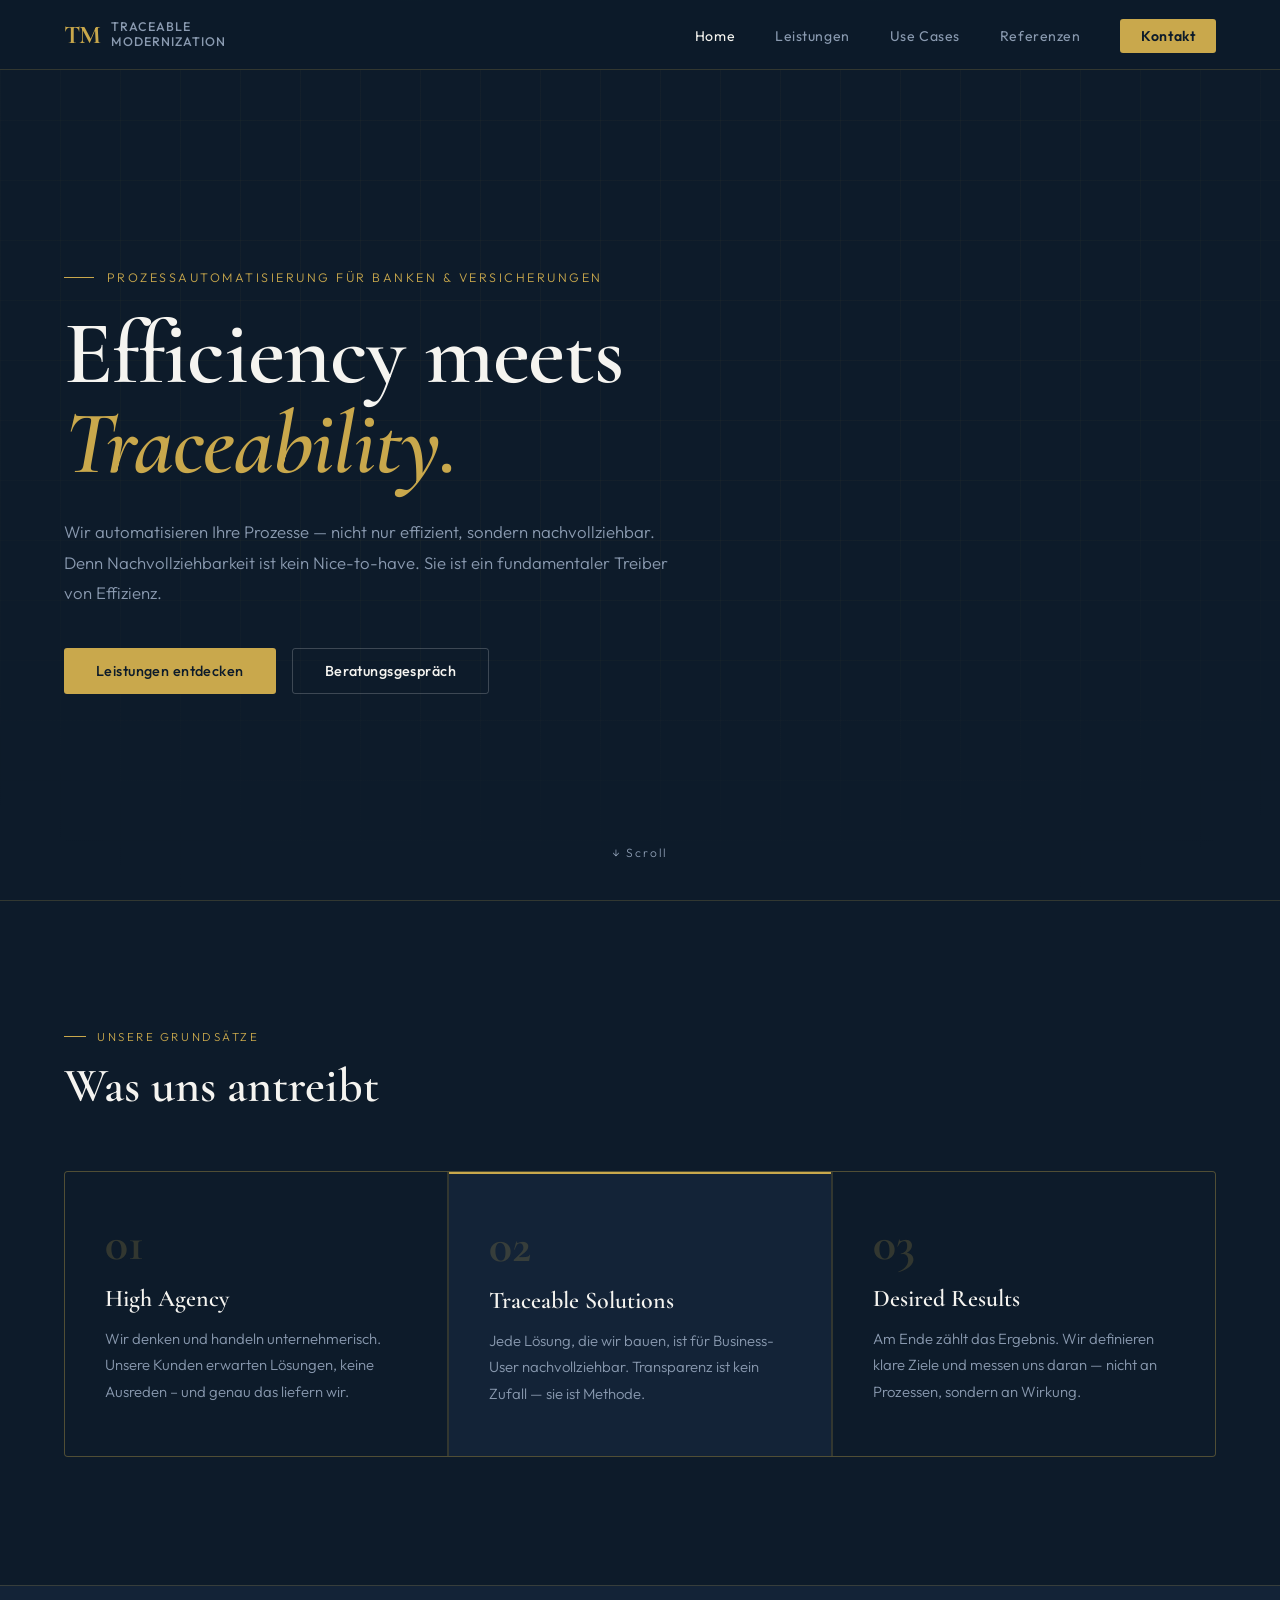
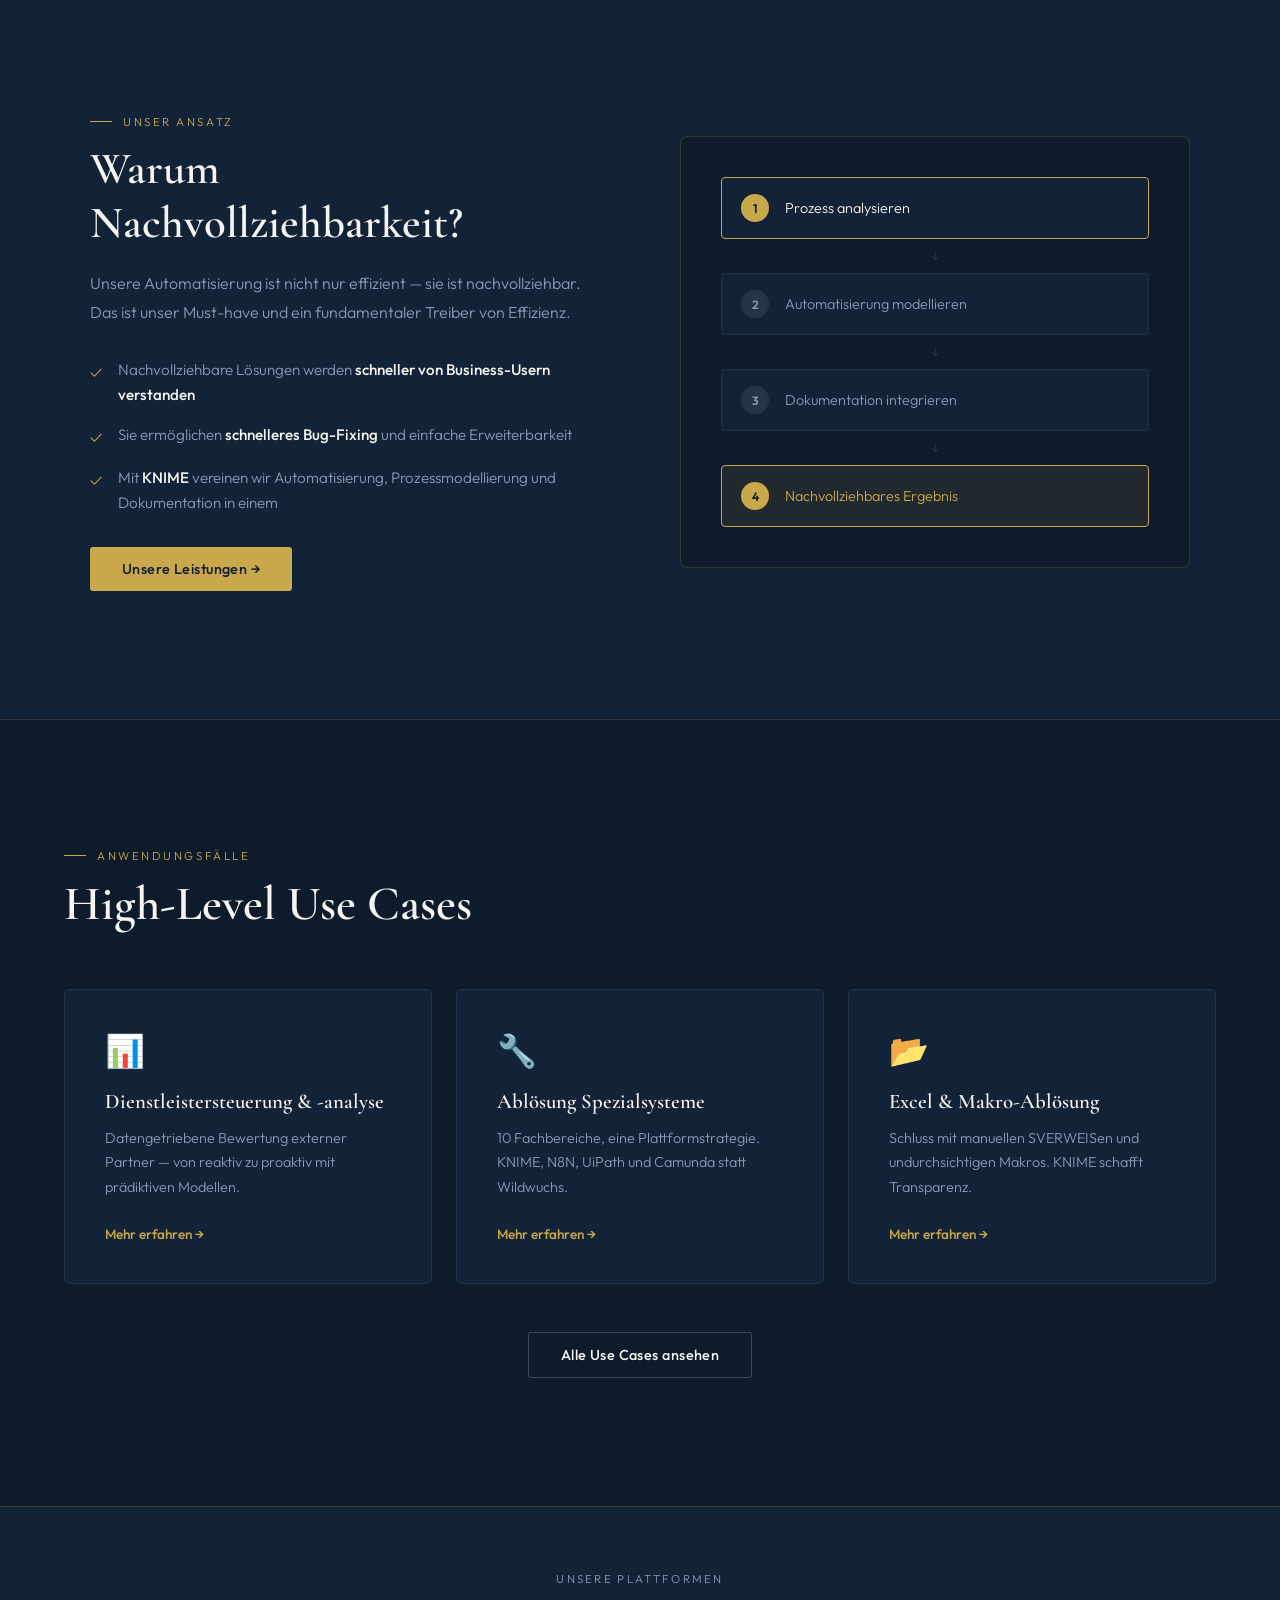
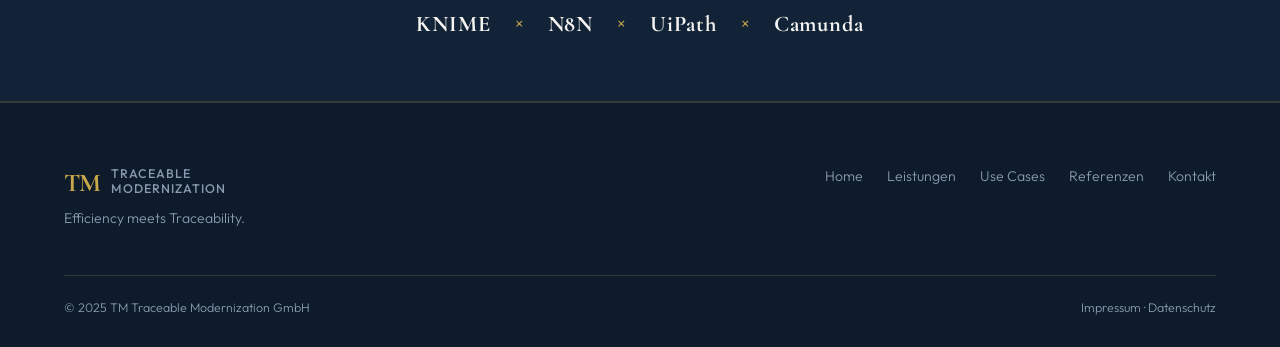
<file: index.html>
<!DOCTYPE html>
<html lang="de">
<head>
  <meta charset="UTF-8" />
  <meta name="viewport" content="width=device-width, initial-scale=1.0" />
  <title>TM Traceable Modernization GmbH</title>
  <link rel="preconnect" href="https://fonts.googleapis.com" />
  <link href="https://fonts.googleapis.com/css2?family=Cormorant+Garamond:ital,wght@0,400;0,600;0,700;1,400;1,600&family=Outfit:wght@300;400;500;600&display=swap" rel="stylesheet" />
  <link rel="stylesheet" href="style.css" />
</head>
<body>

  <!-- NAV -->
  <nav id="navbar">
    <a href="index.html" class="nav-logo">
      <span class="logo-tm">TM</span>
      <span class="logo-text">Traceable Modernization</span>
    </a>
    <button class="burger" id="burger" aria-label="Menü öffnen">&#9776;</button>
    <ul class="nav-links" id="nav-links">
      <li><a href="index.html" class="active">Home</a></li>
      <li><a href="leistungen.html">Leistungen</a></li>
      <li><a href="use-cases.html">Use Cases</a></li>
      <li><a href="referenzen.html">Referenzen</a></li>
      <li><a href="kontakt.html" class="nav-cta">Kontakt</a></li>
    </ul>
  </nav>

  <!-- HERO -->
  <section class="hero">
    <div class="hero-grid-bg"></div>
    <div class="hero-inner">
      <p class="hero-eyebrow reveal">Prozessautomatisierung für Banken &amp; Versicherungen</p>
      <h1 class="reveal delay-1">
        Efficiency meets<br/><em>Traceability.</em>
      </h1>
      <p class="hero-sub reveal delay-2">
        Wir automatisieren Ihre Prozesse — nicht nur effizient, sondern nachvollziehbar.<br />
        Denn Nachvollziehbarkeit ist kein Nice-to-have. Sie ist ein fundamentaler Treiber von Effizienz.
      </p>
      <div class="cta-group reveal delay-3">
        <a href="leistungen.html" class="btn btn-primary">Leistungen entdecken</a>
        <a href="kontakt.html" class="btn btn-ghost">Beratungsgespräch</a>
      </div>
    </div>
    <div class="hero-scroll-hint">↓ Scroll</div>
  </section>

  <!-- CORE VALUES -->
  <section class="values">
    <p class="section-tag">Unsere Grundsätze</p>
    <h2 class="section-title">Was uns antreibt</h2>
    <div class="values-grid">
      <div class="value-card">
        <div class="value-number">01</div>
        <h3>High Agency</h3>
        <p>Wir denken und handeln unternehmerisch. Unsere Kunden erwarten Lösungen, keine Ausreden – und genau das liefern wir.</p>
      </div>
      <div class="value-card featured">
        <div class="value-number">02</div>
        <h3>Traceable Solutions</h3>
        <p>Jede Lösung, die wir bauen, ist für Business-User nachvollziehbar. Transparenz ist kein Zufall — sie ist Methode.</p>
      </div>
      <div class="value-card">
        <div class="value-number">03</div>
        <h3>Desired Results</h3>
        <p>Am Ende zählt das Ergebnis. Wir definieren klare Ziele und messen uns daran — nicht an Prozessen, sondern an Wirkung.</p>
      </div>
    </div>
  </section>

  <!-- WHY TRACEABILITY -->
  <section class="why-trace">
    <div class="why-inner">
      <div class="why-text">
        <p class="section-tag">Unser Ansatz</p>
        <h2>Warum Nachvollziehbarkeit?</h2>
        <p class="why-intro">Unsere Automatisierung ist nicht nur effizient — sie ist nachvollziehbar. Das ist unser Must-have und ein fundamentaler Treiber von Effizienz.</p>
        <ul class="why-list">
          <li>
            <span class="check">✓</span>
            <span>Nachvollziehbare Lösungen werden <strong>schneller von Business-Usern verstanden</strong></span>
          </li>
          <li>
            <span class="check">✓</span>
            <span>Sie ermöglichen <strong>schnelleres Bug-Fixing</strong> und einfache Erweiterbarkeit</span>
          </li>
          <li>
            <span class="check">✓</span>
            <span>Mit <strong>KNIME</strong> vereinen wir Automatisierung, Prozessmodellierung und Dokumentation in einem</span>
          </li>
        </ul>
        <a href="leistungen.html" class="btn btn-primary" style="margin-top:2rem;">Unsere Leistungen →</a>
      </div>
      <div class="why-visual">
        <div class="trace-box">
          <div class="trace-step active">
            <span class="ts-num">1</span>
            <span>Prozess analysieren</span>
          </div>
          <div class="trace-arrow">↓</div>
          <div class="trace-step">
            <span class="ts-num">2</span>
            <span>Automatisierung modellieren</span>
          </div>
          <div class="trace-arrow">↓</div>
          <div class="trace-step">
            <span class="ts-num">3</span>
            <span>Dokumentation integrieren</span>
          </div>
          <div class="trace-arrow">↓</div>
          <div class="trace-step highlight">
            <span class="ts-num">4</span>
            <span>Nachvollziehbares Ergebnis</span>
          </div>
        </div>
      </div>
    </div>
  </section>

  <!-- USE CASE PREVIEW -->
  <section class="uc-preview">
    <p class="section-tag">Anwendungsfälle</p>
    <h2 class="section-title">High-Level Use Cases</h2>
    <div class="uc-grid">
      <a href="use-cases.html#dienstleister" class="uc-card">
        <div class="uc-icon">📊</div>
        <h3>Dienstleistersteuerung &amp; -analyse</h3>
        <p>Datengetriebene Bewertung externer Partner — von reaktiv zu proaktiv mit prädiktiven Modellen.</p>
        <span class="uc-link">Mehr erfahren →</span>
      </a>
      <a href="use-cases.html#spezialsystem" class="uc-card">
        <div class="uc-icon">🔧</div>
        <h3>Ablösung Spezialsysteme</h3>
        <p>10 Fachbereiche, eine Plattformstrategie. KNIME, N8N, UiPath und Camunda statt Wildwuchs.</p>
        <span class="uc-link">Mehr erfahren →</span>
      </a>
      <a href="use-cases.html#excel" class="uc-card">
        <div class="uc-icon">📂</div>
        <h3>Excel &amp; Makro-Ablösung</h3>
        <p>Schluss mit manuellen SVERWEISen und undurchsichtigen Makros. KNIME schafft Transparenz.</p>
        <span class="uc-link">Mehr erfahren →</span>
      </a>
    </div>
    <div style="text-align:center;margin-top:3rem;">
      <a href="use-cases.html" class="btn btn-ghost">Alle Use Cases ansehen</a>
    </div>
  </section>

  <!-- TOOLS STRIP -->
  <section class="tools-strip">
    <p class="tools-label">Unsere Plattformen</p>
    <div class="tools-row">
      <div class="tool-badge">KNIME</div>
      <div class="tool-divider">×</div>
      <div class="tool-badge">N8N</div>
      <div class="tool-divider">×</div>
      <div class="tool-badge">UiPath</div>
      <div class="tool-divider">×</div>
      <div class="tool-badge">Camunda</div>
    </div>
  </section>

  <!-- FOOTER -->
  <footer>
    <div class="footer-inner">
      <div class="footer-brand">
        <div class="nav-logo" style="margin-bottom:0.7rem;">
          <span class="logo-tm">TM</span>
          <span class="logo-text">Traceable Modernization</span>
        </div>
        <p>Efficiency meets Traceability.</p>
      </div>
      <div class="footer-links">
        <a href="index.html">Home</a>
        <a href="leistungen.html">Leistungen</a>
        <a href="use-cases.html">Use Cases</a>
        <a href="referenzen.html">Referenzen</a>
        <a href="kontakt.html">Kontakt</a>
      </div>
    </div>
    <div class="footer-bottom">
      <span>© 2025 TM Traceable Modernization GmbH</span>
      <span>Impressum · Datenschutz</span>
    </div>
  </footer>

  <script src="main.js"></script>
</body>
</html>
</file>
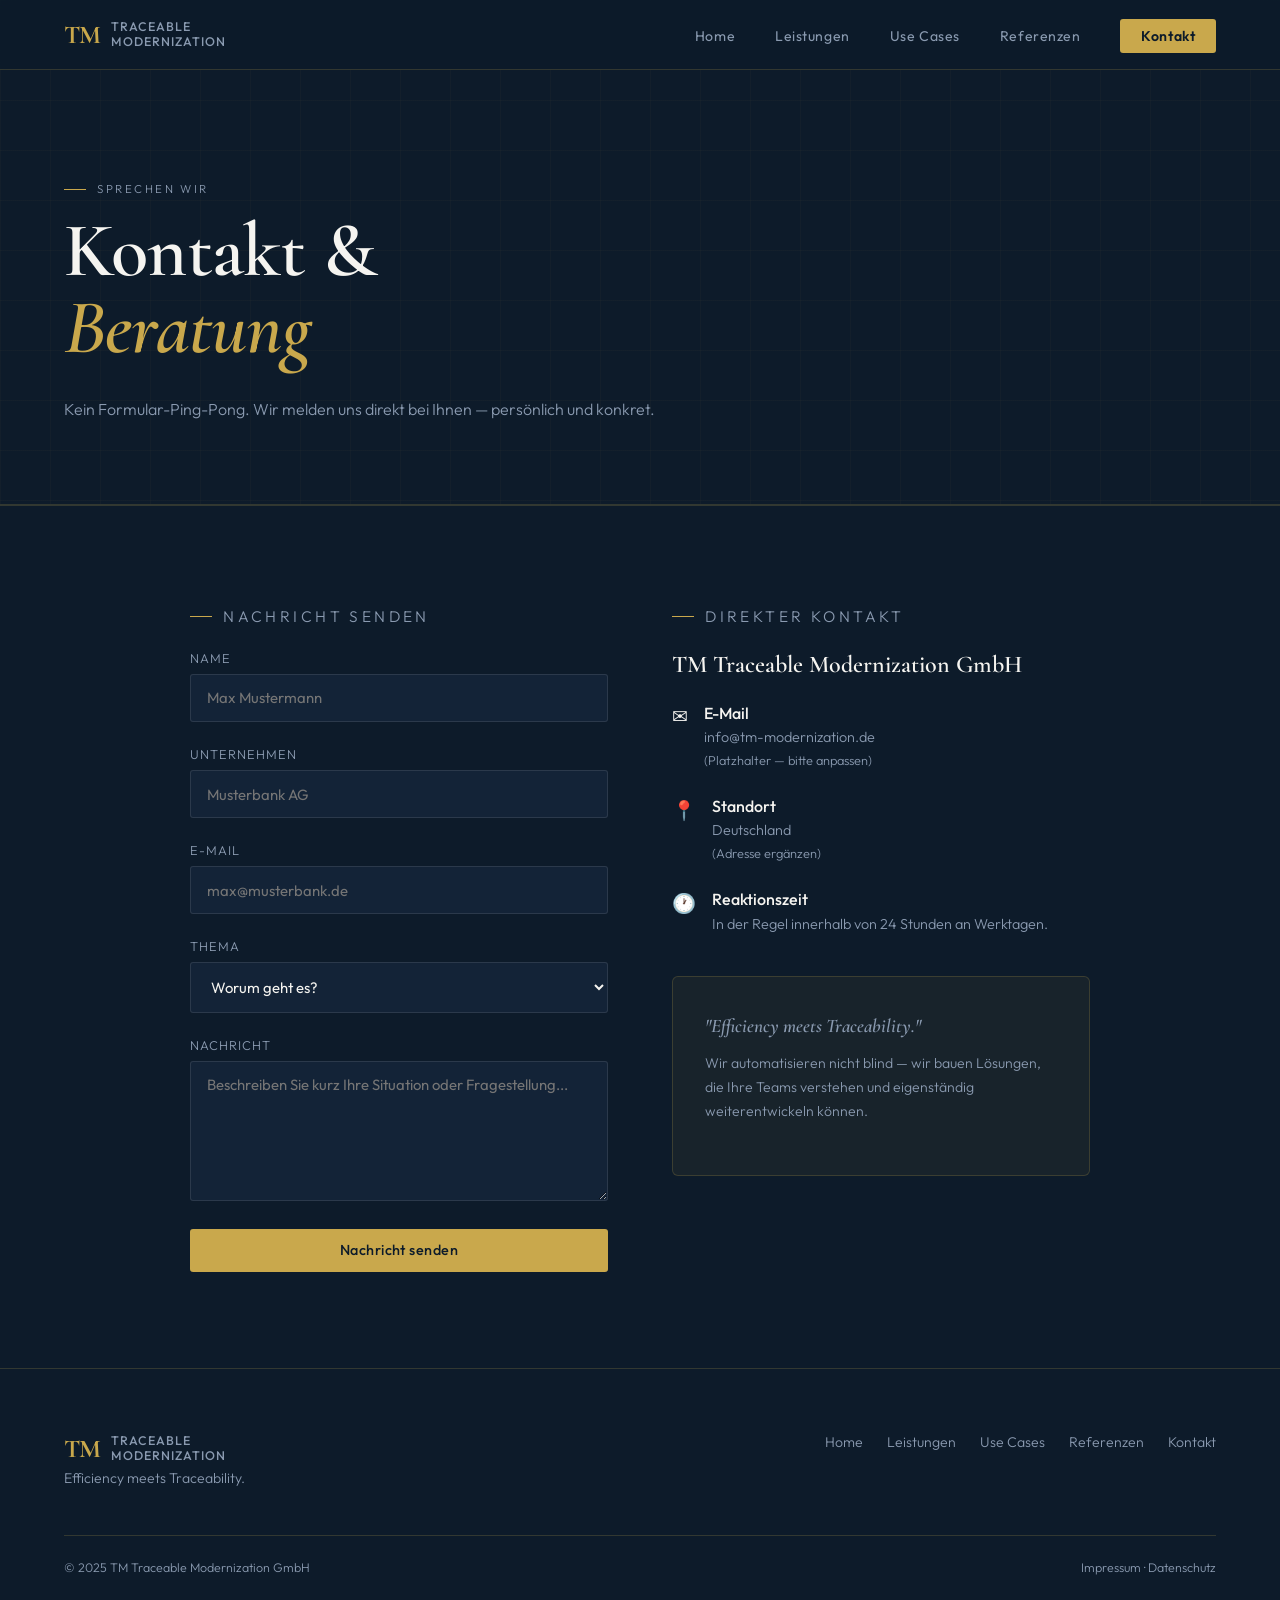
<file: kontakt.html>
<!DOCTYPE html>
<html lang="de">
<head>
  <meta charset="UTF-8" />
  <meta name="viewport" content="width=device-width, initial-scale=1.0" />
  <title>Kontakt – TM Traceable Modernization GmbH</title>
  <link rel="preconnect" href="https://fonts.googleapis.com" />
  <link href="https://fonts.googleapis.com/css2?family=Cormorant+Garamond:ital,wght@0,400;0,600;0,700;1,400;1,600&family=Outfit:wght@300;400;500;600&display=swap" rel="stylesheet" />
  <link rel="stylesheet" href="style.css" />
</head>
<body>

  <nav id="navbar">
    <a href="index.html" class="nav-logo">
      <span class="logo-tm">TM</span>
      <span class="logo-text">Traceable Modernization</span>
    </a>
    <button class="burger" id="burger">&#9776;</button>
    <ul class="nav-links" id="nav-links">
      <li><a href="index.html">Home</a></li>
      <li><a href="leistungen.html">Leistungen</a></li>
      <li><a href="use-cases.html">Use Cases</a></li>
      <li><a href="referenzen.html">Referenzen</a></li>
      <li><a href="kontakt.html" class="active nav-cta">Kontakt</a></li>
    </ul>
  </nav>

  <section class="page-hero">
    <div class="page-hero-grid"></div>
    <p class="section-tag reveal">Sprechen wir</p>
    <h1 class="reveal delay-1">Kontakt &amp; <em>Beratung</em></h1>
    <p class="reveal delay-2">Kein Formular-Ping-Pong. Wir melden uns direkt bei Ihnen — persönlich und konkret.</p>
  </section>

  <section class="content-section">
    <div class="content-inner">
      <div class="contact-grid">

        <!-- FORM -->
        <div>
          <p class="section-tag">Nachricht senden</p>
          <form id="contact-form" onsubmit="handleSubmit(event)">
            <div class="form-group">
              <label for="name">Name</label>
              <input type="text" id="name" name="name" placeholder="Max Mustermann" required />
            </div>
            <div class="form-group">
              <label for="company">Unternehmen</label>
              <input type="text" id="company" name="company" placeholder="Musterbank AG" />
            </div>
            <div class="form-group">
              <label for="email">E-Mail</label>
              <input type="email" id="email" name="email" placeholder="max@musterbank.de" required />
            </div>
            <div class="form-group">
              <label for="interest">Thema</label>
              <select id="interest" name="interest">
                <option value="">Worum geht es?</option>
                <option>Prozessberatung &amp; Analyse</option>
                <option>Automatisierungsprojekt</option>
                <option>Dienstleistersteuerung</option>
                <option>Excel / Makro-Ablösung</option>
                <option>Plattformstrategie</option>
                <option>Sonstiges</option>
              </select>
            </div>
            <div class="form-group">
              <label for="message">Nachricht</label>
              <textarea id="message" name="message" placeholder="Beschreiben Sie kurz Ihre Situation oder Fragestellung..."></textarea>
            </div>
            <button type="submit" class="btn btn-primary" style="width:100%;justify-content:center;">Nachricht senden</button>
            <p id="form-success" style="display:none;color:var(--gold);margin-top:1rem;font-size:0.9rem;">✓ Vielen Dank! Wir melden uns in Kürze.</p>
          </form>
        </div>

        <!-- CONTACT INFO -->
        <div class="contact-info">
          <p class="section-tag">Direkter Kontakt</p>
          <h3>TM Traceable Modernization GmbH</h3>

          <div class="contact-detail">
            <div class="contact-detail-icon">✉</div>
            <div class="contact-detail-text">
              <strong>E-Mail</strong>
              <p>info@tm-modernization.de<br/><span style="font-size:0.8rem;">(Platzhalter — bitte anpassen)</span></p>
            </div>
          </div>

          <div class="contact-detail">
            <div class="contact-detail-icon">📍</div>
            <div class="contact-detail-text">
              <strong>Standort</strong>
              <p>Deutschland<br/><span style="font-size:0.8rem;">(Adresse ergänzen)</span></p>
            </div>
          </div>

          <div class="contact-detail">
            <div class="contact-detail-icon">🕐</div>
            <div class="contact-detail-text">
              <strong>Reaktionszeit</strong>
              <p>In der Regel innerhalb von 24 Stunden an Werktagen.</p>
            </div>
          </div>

          <div style="margin-top:2.5rem; padding:2rem; background:rgba(201,168,76,0.06); border:1px solid var(--border); border-radius:6px;">
            <p style="font-family:var(--font-display);font-size:1.2rem;font-weight:600;margin-bottom:0.5rem;font-style:italic;">"Efficiency meets Traceability."</p>
            <p style="color:var(--muted);font-size:0.88rem;line-height:1.7;">Wir automatisieren nicht blind — wir bauen Lösungen, die Ihre Teams verstehen und eigenständig weiterentwickeln können.</p>
          </div>
        </div>

      </div>
    </div>
  </section>

  <footer>
    <div class="footer-inner">
      <div class="footer-brand">
        <div class="nav-logo">
          <span class="logo-tm">TM</span>
          <span class="logo-text">Traceable Modernization</span>
        </div>
        <p>Efficiency meets Traceability.</p>
      </div>
      <div class="footer-links">
        <a href="index.html">Home</a>
        <a href="leistungen.html">Leistungen</a>
        <a href="use-cases.html">Use Cases</a>
        <a href="referenzen.html">Referenzen</a>
        <a href="kontakt.html">Kontakt</a>
      </div>
    </div>
    <div class="footer-bottom">
      <span>© 2025 TM Traceable Modernization GmbH</span>
      <span>Impressum · Datenschutz</span>
    </div>
  </footer>

  <script src="main.js"></script>
  <script>
    function handleSubmit(e) {
      e.preventDefault();
      document.getElementById('form-success').style.display = 'block';
      e.target.reset();
    }
  </script>
</body>
</html>
</file>
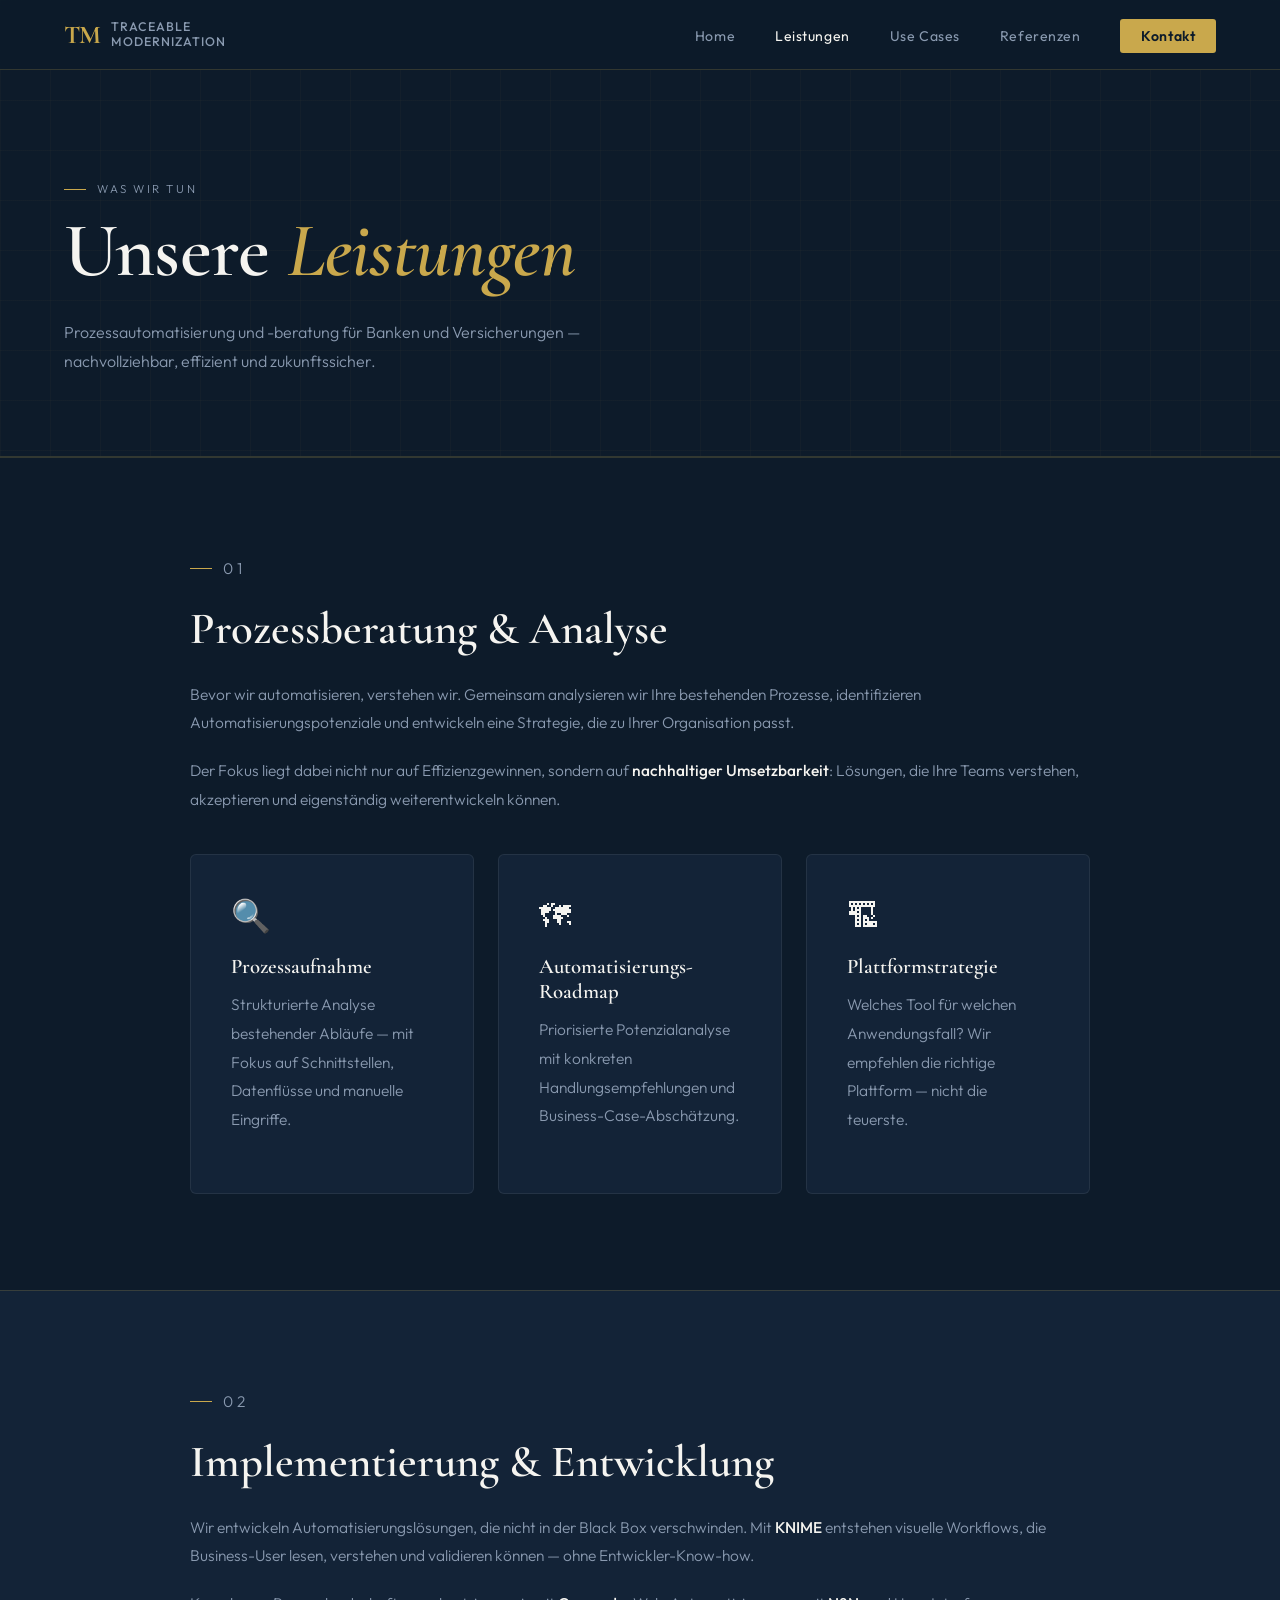
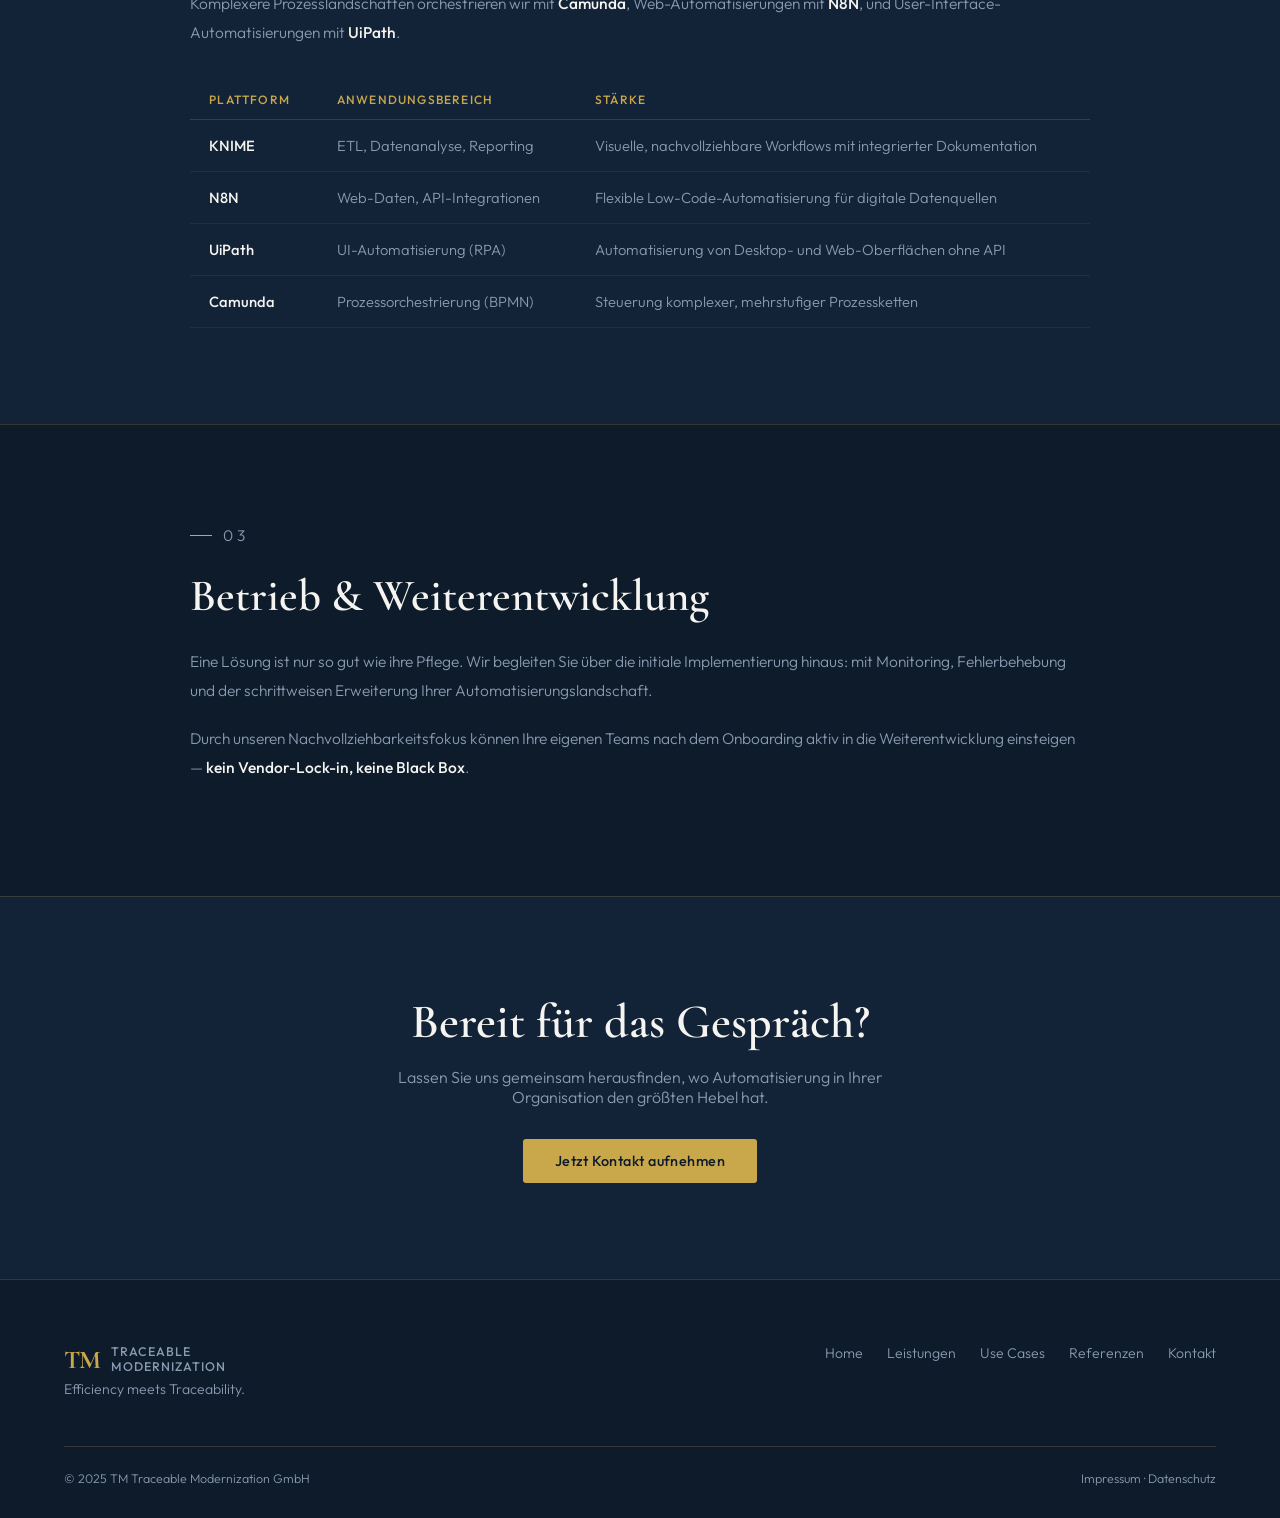
<file: leistungen.html>
<!DOCTYPE html>
<html lang="de">
<head>
  <meta charset="UTF-8" />
  <meta name="viewport" content="width=device-width, initial-scale=1.0" />
  <title>Leistungen – TM Traceable Modernization GmbH</title>
  <link rel="preconnect" href="https://fonts.googleapis.com" />
  <link href="https://fonts.googleapis.com/css2?family=Cormorant+Garamond:ital,wght@0,400;0,600;0,700;1,400;1,600&family=Outfit:wght@300;400;500;600&display=swap" rel="stylesheet" />
  <link rel="stylesheet" href="style.css" />
</head>
<body>

  <nav id="navbar">
    <a href="index.html" class="nav-logo">
      <span class="logo-tm">TM</span>
      <span class="logo-text">Traceable Modernization</span>
    </a>
    <button class="burger" id="burger">&#9776;</button>
    <ul class="nav-links" id="nav-links">
      <li><a href="index.html">Home</a></li>
      <li><a href="leistungen.html" class="active">Leistungen</a></li>
      <li><a href="use-cases.html">Use Cases</a></li>
      <li><a href="referenzen.html">Referenzen</a></li>
      <li><a href="kontakt.html" class="nav-cta">Kontakt</a></li>
    </ul>
  </nav>

  <section class="page-hero">
    <div class="page-hero-grid"></div>
    <p class="section-tag reveal">Was wir tun</p>
    <h1 class="reveal delay-1">Unsere <em>Leistungen</em></h1>
    <p class="reveal delay-2">Prozessautomatisierung und -beratung für Banken und Versicherungen — nachvollziehbar, effizient und zukunftssicher.</p>
  </section>

  <!-- LEISTUNG 1: Beratung -->
  <section class="content-section">
    <div class="content-inner">
      <p class="section-tag">01</p>
      <h2>Prozessberatung &amp; Analyse</h2>
      <p>
        Bevor wir automatisieren, verstehen wir. Gemeinsam analysieren wir Ihre bestehenden Prozesse, identifizieren Automatisierungspotenziale und entwickeln eine Strategie, die zu Ihrer Organisation passt.
      </p>
      <p>
        Der Fokus liegt dabei nicht nur auf Effizienzgewinnen, sondern auf <strong>nachhaltiger Umsetzbarkeit</strong>: Lösungen, die Ihre Teams verstehen, akzeptieren und eigenständig weiterentwickeln können.
      </p>
      <div class="uc-grid" style="margin-top:2.5rem;">
        <div class="uc-card">
          <div class="uc-icon">🔍</div>
          <h3>Prozessaufnahme</h3>
          <p>Strukturierte Analyse bestehender Abläufe — mit Fokus auf Schnittstellen, Datenflüsse und manuelle Eingriffe.</p>
        </div>
        <div class="uc-card">
          <div class="uc-icon">🗺</div>
          <h3>Automatisierungs-Roadmap</h3>
          <p>Priorisierte Potenzialanalyse mit konkreten Handlungsempfehlungen und Business-Case-Abschätzung.</p>
        </div>
        <div class="uc-card">
          <div class="uc-icon">🏗</div>
          <h3>Plattformstrategie</h3>
          <p>Welches Tool für welchen Anwendungsfall? Wir empfehlen die richtige Plattform — nicht die teuerste.</p>
        </div>
      </div>
    </div>
  </section>

  <!-- LEISTUNG 2: Umsetzung -->
  <section class="content-section">
    <div class="content-inner">
      <p class="section-tag">02</p>
      <h2>Implementierung &amp; Entwicklung</h2>
      <p>
        Wir entwickeln Automatisierungslösungen, die nicht in der Black Box verschwinden. Mit <strong>KNIME</strong> entstehen visuelle Workflows, die Business-User lesen, verstehen und validieren können — ohne Entwickler-Know-how.
      </p>
      <p>
        Komplexere Prozesslandschaften orchestrieren wir mit <strong>Camunda</strong>, Web-Automatisierungen mit <strong>N8N</strong>, und User-Interface-Automatisierungen mit <strong>UiPath</strong>.
      </p>

      <table class="tool-table">
        <thead>
          <tr>
            <th>Plattform</th>
            <th>Anwendungsbereich</th>
            <th>Stärke</th>
          </tr>
        </thead>
        <tbody>
          <tr>
            <td>KNIME</td>
            <td>ETL, Datenanalyse, Reporting</td>
            <td>Visuelle, nachvollziehbare Workflows mit integrierter Dokumentation</td>
          </tr>
          <tr>
            <td>N8N</td>
            <td>Web-Daten, API-Integrationen</td>
            <td>Flexible Low-Code-Automatisierung für digitale Datenquellen</td>
          </tr>
          <tr>
            <td>UiPath</td>
            <td>UI-Automatisierung (RPA)</td>
            <td>Automatisierung von Desktop- und Web-Oberflächen ohne API</td>
          </tr>
          <tr>
            <td>Camunda</td>
            <td>Prozessorchestrierung (BPMN)</td>
            <td>Steuerung komplexer, mehrstufiger Prozessketten</td>
          </tr>
        </tbody>
      </table>
    </div>
  </section>

  <!-- LEISTUNG 3: Betrieb -->
  <section class="content-section">
    <div class="content-inner">
      <p class="section-tag">03</p>
      <h2>Betrieb &amp; Weiterentwicklung</h2>
      <p>
        Eine Lösung ist nur so gut wie ihre Pflege. Wir begleiten Sie über die initiale Implementierung hinaus: mit Monitoring, Fehlerbehebung und der schrittweisen Erweiterung Ihrer Automatisierungslandschaft.
      </p>
      <p>
        Durch unseren Nachvollziehbarkeitsfokus können Ihre eigenen Teams nach dem Onboarding aktiv in die Weiterentwicklung einsteigen — <strong>kein Vendor-Lock-in, keine Black Box</strong>.
      </p>
    </div>
  </section>

  <!-- CTA -->
  <section class="content-section" style="text-align:center;">
    <h2 style="font-family:var(--font-display);font-size:clamp(2rem,4vw,3rem);font-weight:600;margin-bottom:1rem;">Bereit für das Gespräch?</h2>
    <p style="color:var(--muted);max-width:50ch;margin:0 auto 2rem;">Lassen Sie uns gemeinsam herausfinden, wo Automatisierung in Ihrer Organisation den größten Hebel hat.</p>
    <a href="kontakt.html" class="btn btn-primary">Jetzt Kontakt aufnehmen</a>
  </section>

  <footer>
    <div class="footer-inner">
      <div class="footer-brand">
        <div class="nav-logo">
          <span class="logo-tm">TM</span>
          <span class="logo-text">Traceable Modernization</span>
        </div>
        <p>Efficiency meets Traceability.</p>
      </div>
      <div class="footer-links">
        <a href="index.html">Home</a>
        <a href="leistungen.html">Leistungen</a>
        <a href="use-cases.html">Use Cases</a>
        <a href="referenzen.html">Referenzen</a>
        <a href="kontakt.html">Kontakt</a>
      </div>
    </div>
    <div class="footer-bottom">
      <span>© 2025 TM Traceable Modernization GmbH</span>
      <span>Impressum · Datenschutz</span>
    </div>
  </footer>

  <script src="main.js"></script>
</body>
</html>
</file>
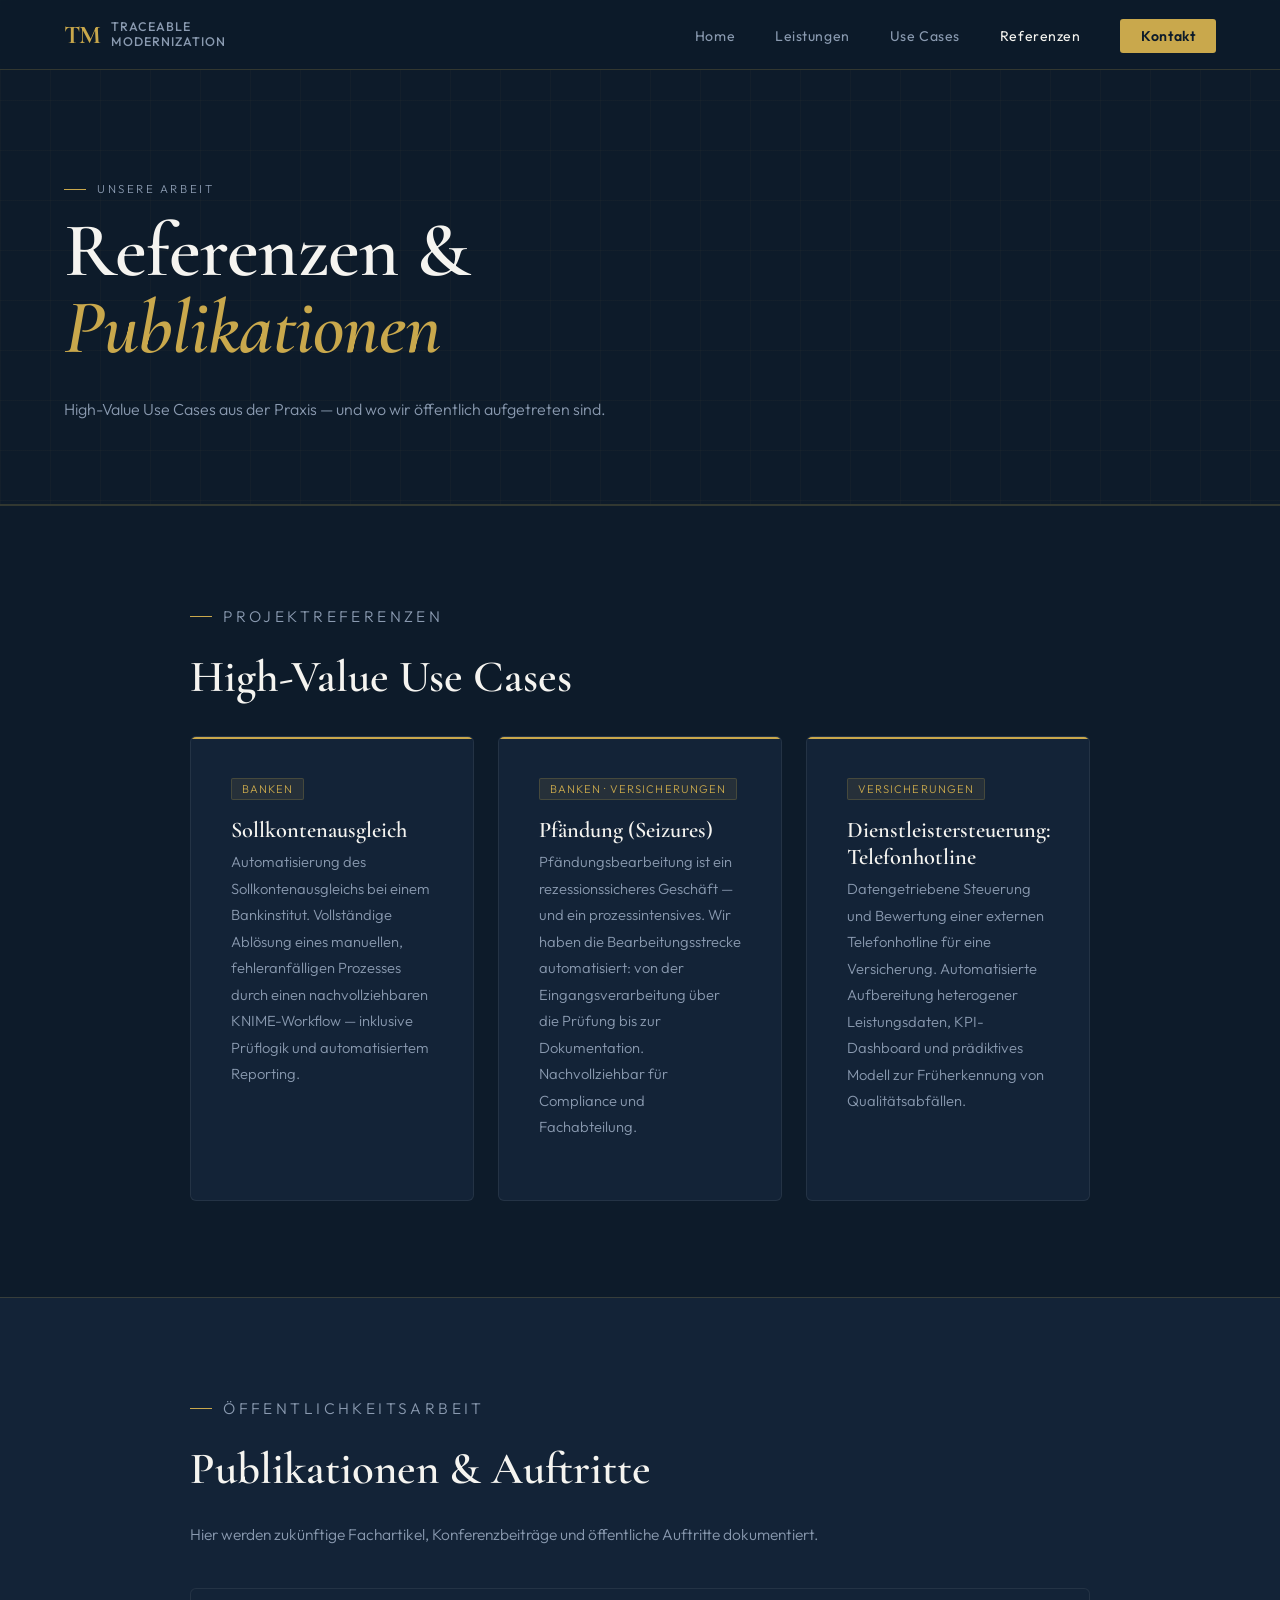
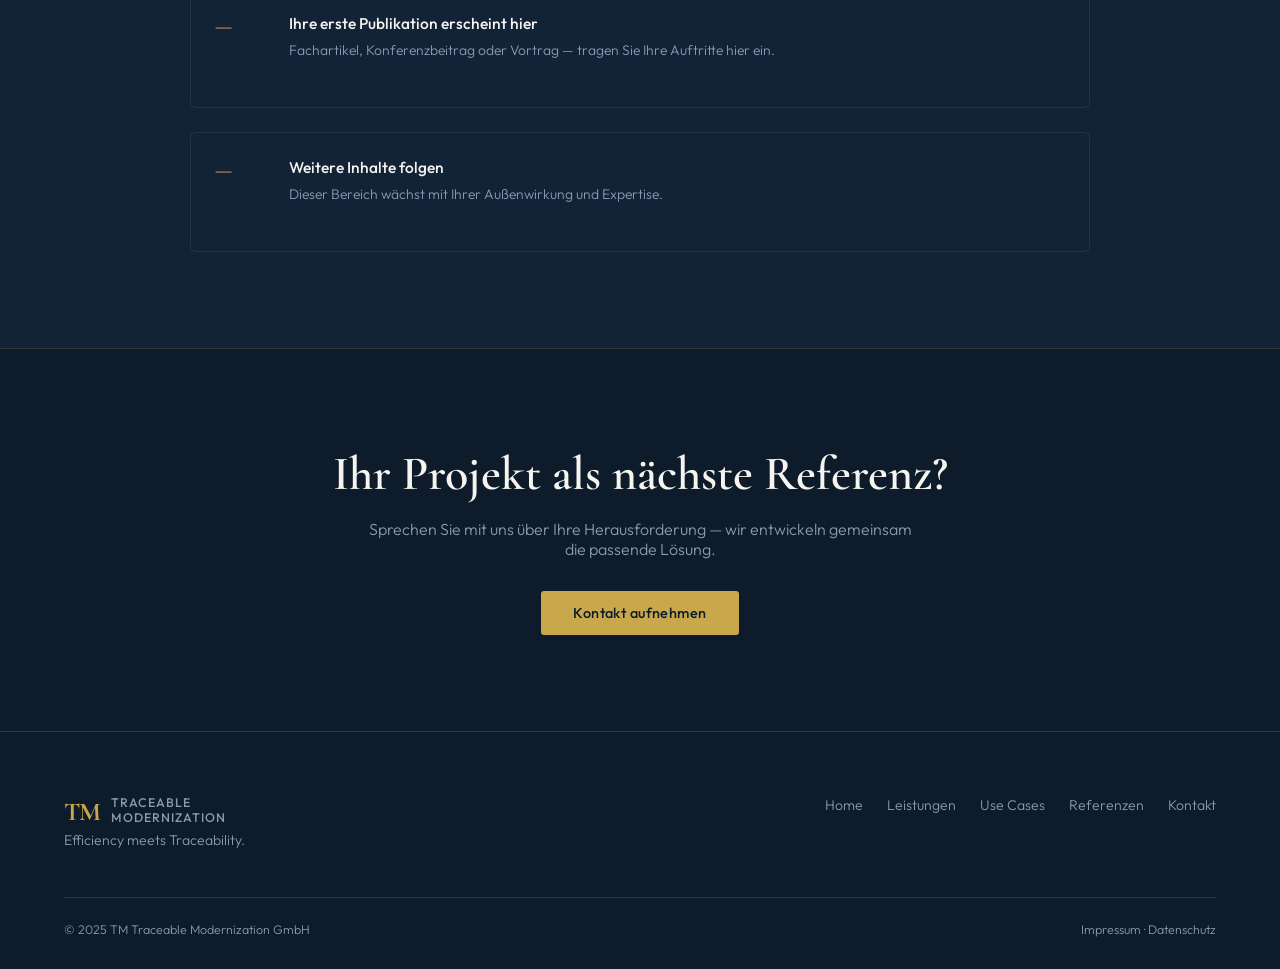
<file: referenzen.html>
<!DOCTYPE html>
<html lang="de">
<head>
  <meta charset="UTF-8" />
  <meta name="viewport" content="width=device-width, initial-scale=1.0" />
  <title>Referenzen – TM Traceable Modernization GmbH</title>
  <link rel="preconnect" href="https://fonts.googleapis.com" />
  <link href="https://fonts.googleapis.com/css2?family=Cormorant+Garamond:ital,wght@0,400;0,600;0,700;1,400;1,600&family=Outfit:wght@300;400;500;600&display=swap" rel="stylesheet" />
  <link rel="stylesheet" href="style.css" />
  <style>
    .ref-card {
      padding: 2.5rem;
      background: var(--navy-2);
      border: 1px solid rgba(255,255,255,0.07);
      border-radius: 6px;
      transition: all 0.3s;
      position: relative;
      overflow: hidden;
    }
    .ref-card::before {
      content: '';
      position: absolute; top: 0; left: 0; right: 0; height: 2px;
      background: var(--gold);
    }
    .ref-card h3 {
      font-family: var(--font-display);
      font-size: 1.4rem; font-weight: 600;
      margin-bottom: 0.4rem;
    }
    .ref-tag {
      display: inline-block;
      font-size: 0.7rem; letter-spacing: 0.1em; text-transform: uppercase;
      color: var(--gold);
      background: rgba(201,168,76,0.1);
      border: 1px solid var(--border);
      border-radius: 2px;
      padding: 0.2rem 0.6rem;
      margin-bottom: 1rem;
    }
    .ref-card p { color: var(--muted); font-size: 0.92rem; line-height: 1.8; }

    .pub-list { list-style: none; display: flex; flex-direction: column; gap: 1.5rem; }
    .pub-item {
      display: flex; gap: 1.5rem; align-items: flex-start;
      padding: 1.5rem;
      background: var(--navy-2);
      border: 1px solid rgba(255,255,255,0.07);
      border-radius: 6px;
    }
    .pub-year {
      font-family: var(--font-display);
      font-size: 1.3rem; font-weight: 600;
      color: var(--gold); flex-shrink: 0; width: 50px;
    }
    .pub-info h4 { font-weight: 500; margin-bottom: 0.3rem; font-size: 0.97rem; }
    .pub-info p { color: var(--muted); font-size: 0.87rem; }
  </style>
</head>
<body>

  <nav id="navbar">
    <a href="index.html" class="nav-logo">
      <span class="logo-tm">TM</span>
      <span class="logo-text">Traceable Modernization</span>
    </a>
    <button class="burger" id="burger">&#9776;</button>
    <ul class="nav-links" id="nav-links">
      <li><a href="index.html">Home</a></li>
      <li><a href="leistungen.html">Leistungen</a></li>
      <li><a href="use-cases.html">Use Cases</a></li>
      <li><a href="referenzen.html" class="active">Referenzen</a></li>
      <li><a href="kontakt.html" class="nav-cta">Kontakt</a></li>
    </ul>
  </nav>

  <section class="page-hero">
    <div class="page-hero-grid"></div>
    <p class="section-tag reveal">Unsere Arbeit</p>
    <h1 class="reveal delay-1">Referenzen &amp; <em>Publikationen</em></h1>
    <p class="reveal delay-2">High-Value Use Cases aus der Praxis — und wo wir öffentlich aufgetreten sind.</p>
  </section>

  <!-- HIGH-VALUE USE CASES -->
  <section class="content-section">
    <div class="content-inner">
      <p class="section-tag">Projektreferenzen</p>
      <h2>High-Value Use Cases</h2>
      <div class="uc-grid" style="margin-top:2rem;">

        <div class="ref-card">
          <span class="ref-tag">Banken</span>
          <h3>Sollkontenausgleich</h3>
          <p>
            Automatisierung des Sollkontenausgleichs bei einem Bankinstitut. Vollständige Ablösung eines manuellen, fehleranfälligen Prozesses durch einen nachvollziehbaren KNIME-Workflow — inklusive Prüflogik und automatisiertem Reporting.
          </p>
        </div>

        <div class="ref-card">
          <span class="ref-tag">Banken · Versicherungen</span>
          <h3>Pfändung (Seizures)</h3>
          <p>
            Pfändungsbearbeitung ist ein rezessionssicheres Geschäft — und ein prozessintensives. Wir haben die Bearbeitungsstrecke automatisiert: von der Eingangsverarbeitung über die Prüfung bis zur Dokumentation. Nachvollziehbar für Compliance und Fachabteilung.
          </p>
        </div>

        <div class="ref-card">
          <span class="ref-tag">Versicherungen</span>
          <h3>Dienstleistersteuerung: Telefonhotline</h3>
          <p>
            Datengetriebene Steuerung und Bewertung einer externen Telefonhotline für eine Versicherung. Automatisierte Aufbereitung heterogener Leistungsdaten, KPI-Dashboard und prädiktives Modell zur Früherkennung von Qualitätsabfällen.
          </p>
        </div>

      </div>
    </div>
  </section>

  <!-- PUBLIKATIONEN -->
  <section class="content-section">
    <div class="content-inner">
      <p class="section-tag">Öffentlichkeitsarbeit</p>
      <h2>Publikationen &amp; Auftritte</h2>
      <p style="color:var(--muted);margin-bottom:2.5rem;">Hier werden zukünftige Fachartikel, Konferenzbeiträge und öffentliche Auftritte dokumentiert.</p>

      <ul class="pub-list">
        <li class="pub-item">
          <span class="pub-year">—</span>
          <div class="pub-info">
            <h4>Ihre erste Publikation erscheint hier</h4>
            <p>Fachartikel, Konferenzbeitrag oder Vortrag — tragen Sie Ihre Auftritte hier ein.</p>
          </div>
        </li>
        <li class="pub-item">
          <span class="pub-year">—</span>
          <div class="pub-info">
            <h4>Weitere Inhalte folgen</h4>
            <p>Dieser Bereich wächst mit Ihrer Außenwirkung und Expertise.</p>
          </div>
        </li>
      </ul>
    </div>
  </section>

  <!-- CTA -->
  <section class="content-section" style="text-align:center;">
    <h2 style="font-family:var(--font-display);font-size:clamp(2rem,4vw,3rem);font-weight:600;margin-bottom:1rem;">Ihr Projekt als nächste Referenz?</h2>
    <p style="color:var(--muted);max-width:50ch;margin:0 auto 2rem;">Sprechen Sie mit uns über Ihre Herausforderung — wir entwickeln gemeinsam die passende Lösung.</p>
    <a href="kontakt.html" class="btn btn-primary">Kontakt aufnehmen</a>
  </section>

  <footer>
    <div class="footer-inner">
      <div class="footer-brand">
        <div class="nav-logo">
          <span class="logo-tm">TM</span>
          <span class="logo-text">Traceable Modernization</span>
        </div>
        <p>Efficiency meets Traceability.</p>
      </div>
      <div class="footer-links">
        <a href="index.html">Home</a>
        <a href="leistungen.html">Leistungen</a>
        <a href="use-cases.html">Use Cases</a>
        <a href="referenzen.html">Referenzen</a>
        <a href="kontakt.html">Kontakt</a>
      </div>
    </div>
    <div class="footer-bottom">
      <span>© 2025 TM Traceable Modernization GmbH</span>
      <span>Impressum · Datenschutz</span>
    </div>
  </footer>

  <script src="main.js"></script>
</body>
</html>
</file>
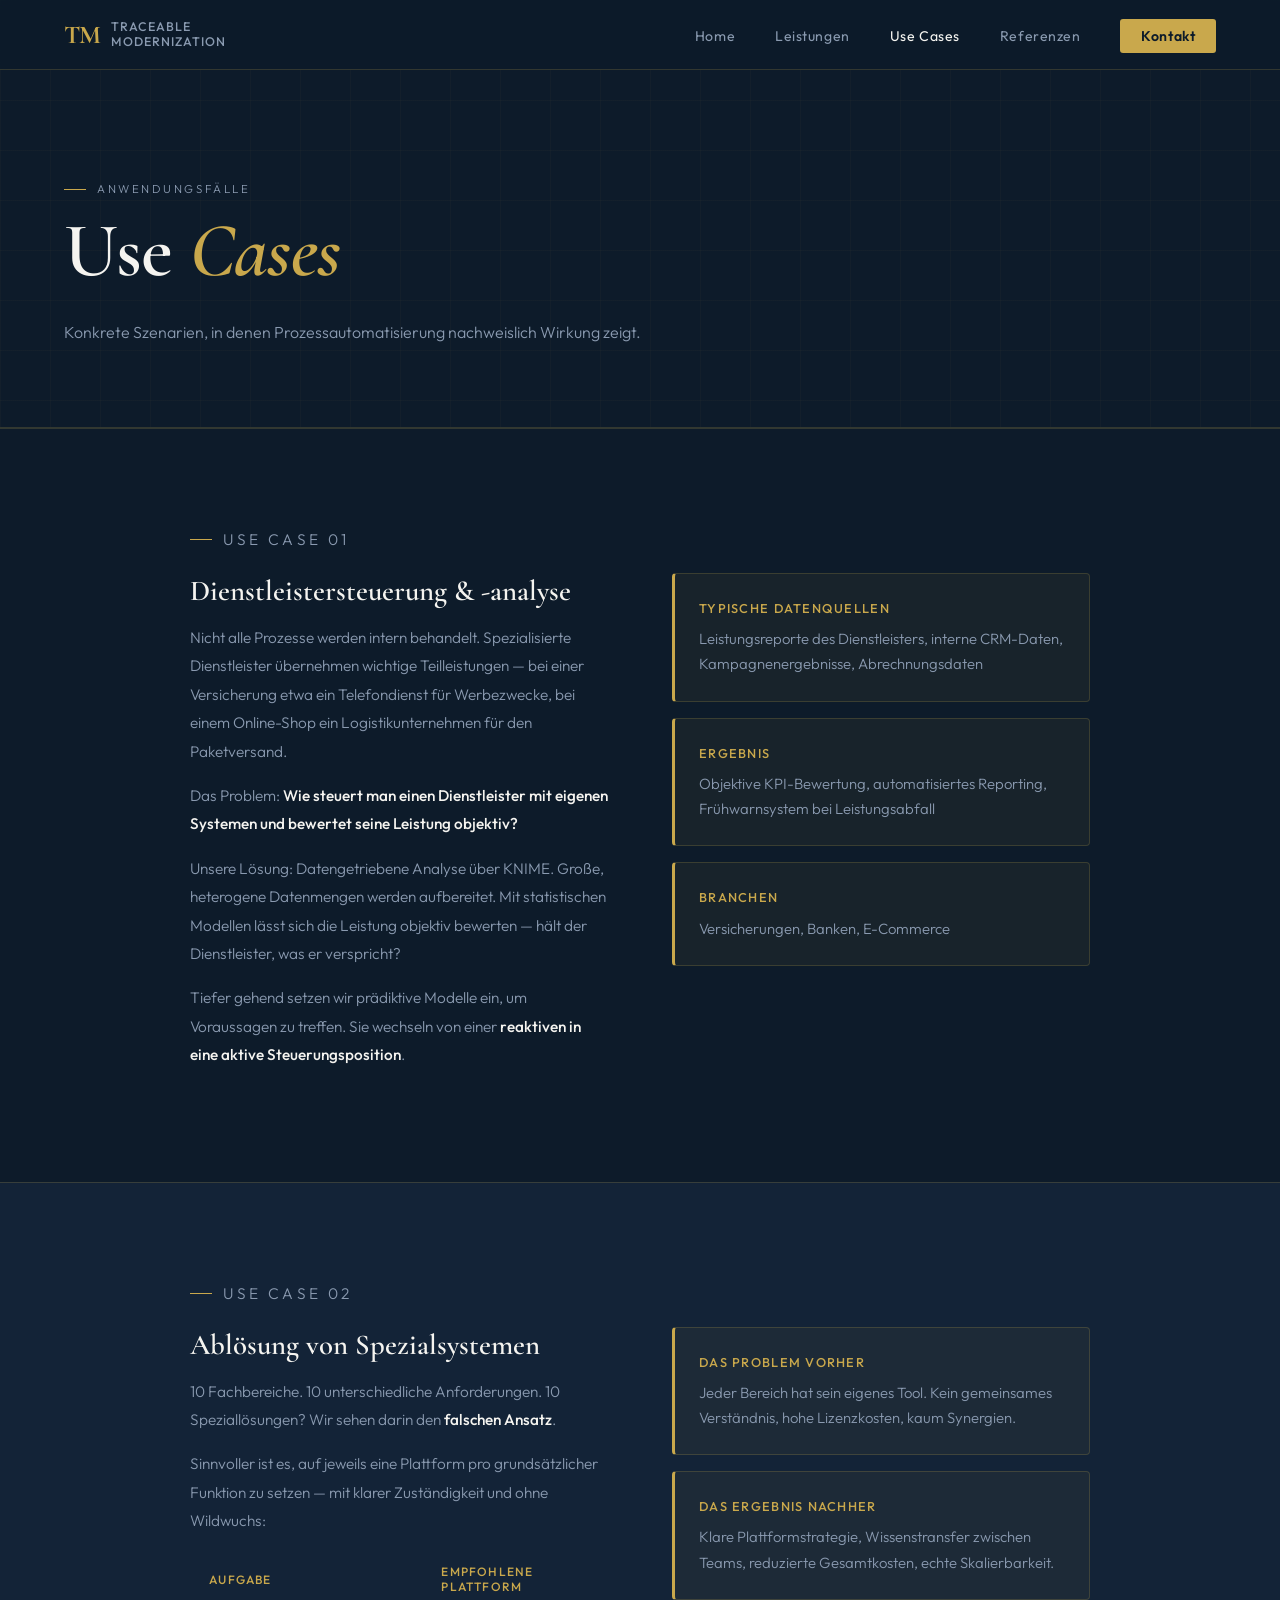
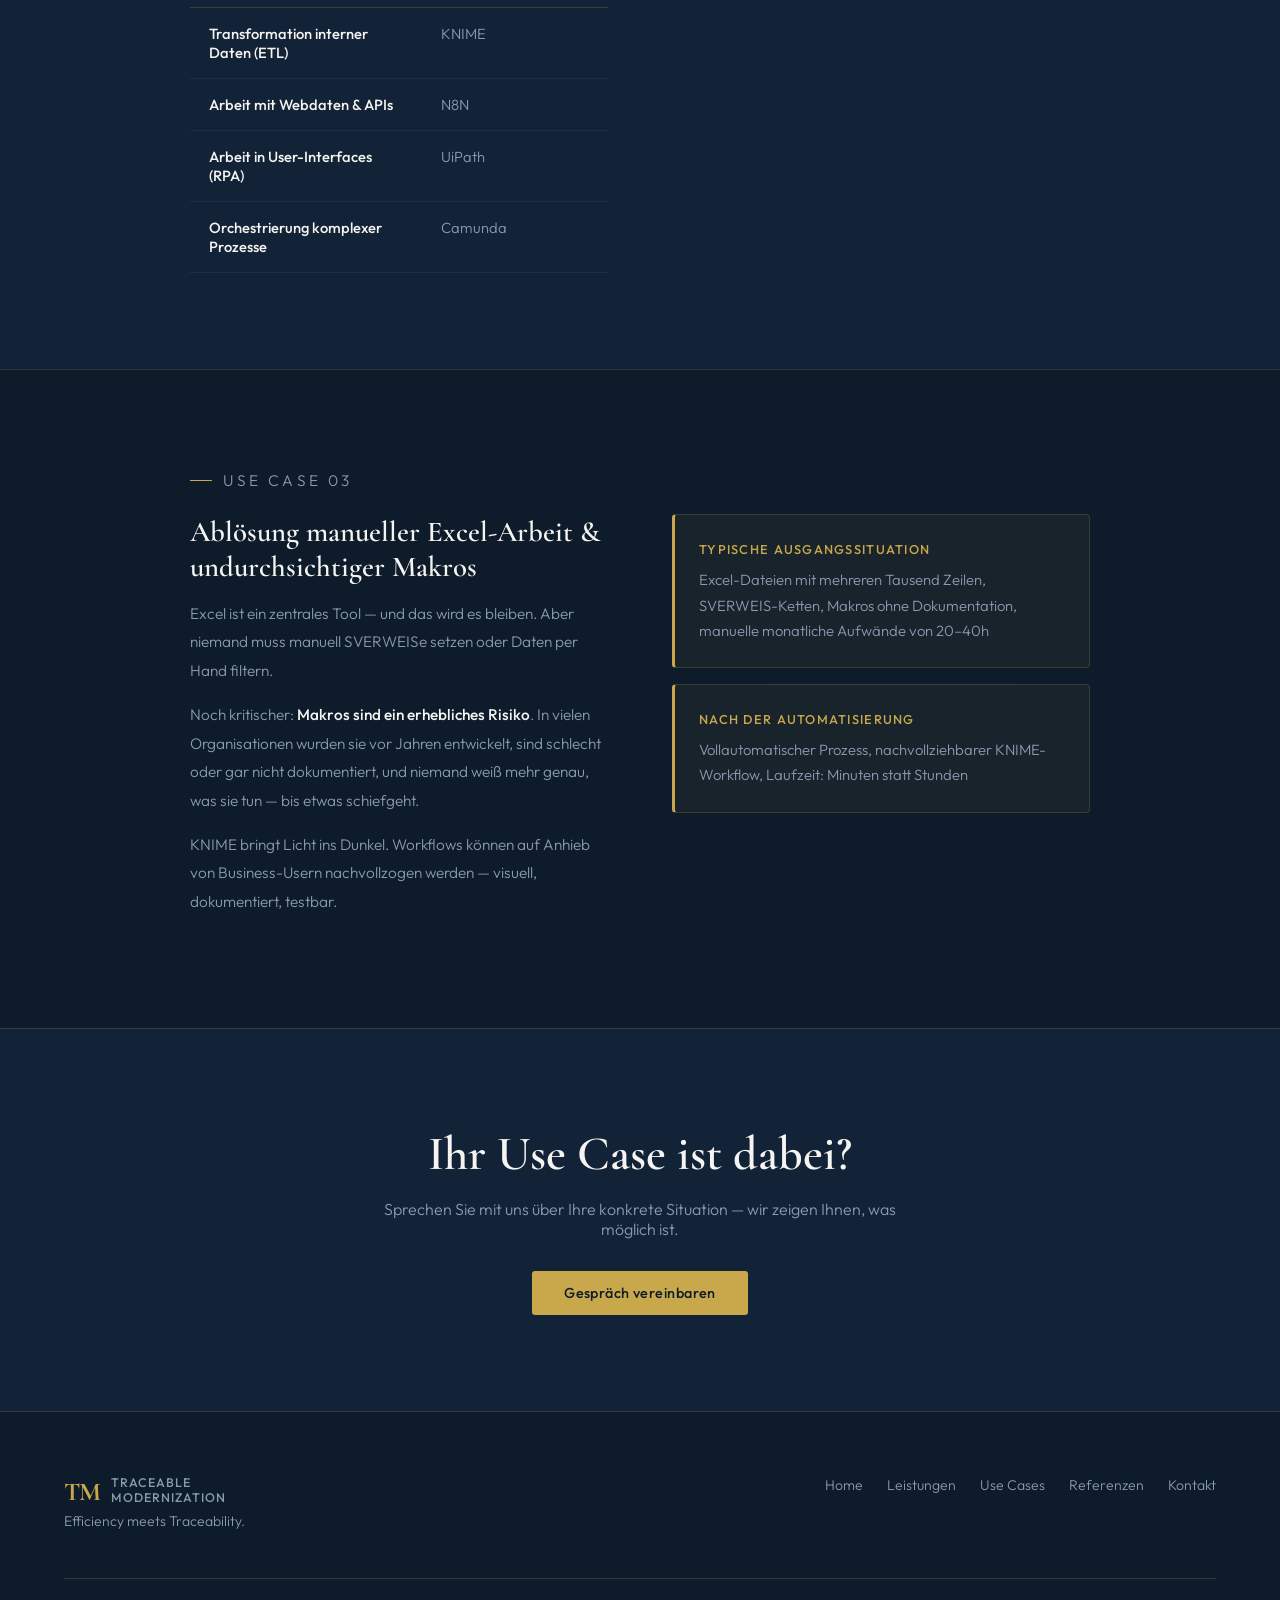
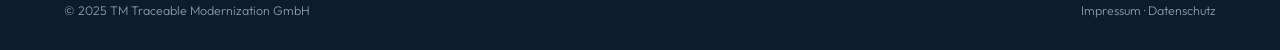
<file: use-cases.html>
<!DOCTYPE html>
<html lang="de">
<head>
  <meta charset="UTF-8" />
  <meta name="viewport" content="width=device-width, initial-scale=1.0" />
  <title>Use Cases – TM Traceable Modernization GmbH</title>
  <link rel="preconnect" href="https://fonts.googleapis.com" />
  <link href="https://fonts.googleapis.com/css2?family=Cormorant+Garamond:ital,wght@0,400;0,600;0,700;1,400;1,600&family=Outfit:wght@300;400;500;600&display=swap" rel="stylesheet" />
  <link rel="stylesheet" href="style.css" />
</head>
<body>

  <nav id="navbar">
    <a href="index.html" class="nav-logo">
      <span class="logo-tm">TM</span>
      <span class="logo-text">Traceable Modernization</span>
    </a>
    <button class="burger" id="burger">&#9776;</button>
    <ul class="nav-links" id="nav-links">
      <li><a href="index.html">Home</a></li>
      <li><a href="leistungen.html">Leistungen</a></li>
      <li><a href="use-cases.html" class="active">Use Cases</a></li>
      <li><a href="referenzen.html">Referenzen</a></li>
      <li><a href="kontakt.html" class="nav-cta">Kontakt</a></li>
    </ul>
  </nav>

  <section class="page-hero">
    <div class="page-hero-grid"></div>
    <p class="section-tag reveal">Anwendungsfälle</p>
    <h1 class="reveal delay-1">Use <em>Cases</em></h1>
    <p class="reveal delay-2">Konkrete Szenarien, in denen Prozessautomatisierung nachweislich Wirkung zeigt.</p>
  </section>

  <!-- USE CASE 1: Dienstleistersteuerung -->
  <section class="content-section" id="dienstleister">
    <div class="content-inner">
      <p class="section-tag">Use Case 01</p>
      <div class="uc-detail">
        <div class="uc-detail-text">
          <h3>Dienstleistersteuerung &amp; -analyse</h3>
          <p>
            Nicht alle Prozesse werden intern behandelt. Spezialisierte Dienstleister übernehmen wichtige Teilleistungen — bei einer Versicherung etwa ein Telefondienst für Werbezwecke, bei einem Online-Shop ein Logistikunternehmen für den Paketversand.
          </p>
          <p>
            Das Problem: <strong>Wie steuert man einen Dienstleister mit eigenen Systemen und bewertet seine Leistung objektiv?</strong>
          </p>
          <p>
            Unsere Lösung: Datengetriebene Analyse über KNIME. Große, heterogene Datenmengen werden aufbereitet. Mit statistischen Modellen lässt sich die Leistung objektiv bewerten — hält der Dienstleister, was er verspricht?
          </p>
          <p>
            Tiefer gehend setzen wir prädiktive Modelle ein, um Voraussagen zu treffen. Sie wechseln von einer <strong>reaktiven in eine aktive Steuerungsposition</strong>.
          </p>
        </div>
        <div>
          <div class="uc-highlight-box" style="margin-bottom:1rem;">
            <strong>Typische Datenquellen</strong>
            Leistungsreporte des Dienstleisters, interne CRM-Daten, Kampagnenergebnisse, Abrechnungsdaten
          </div>
          <div class="uc-highlight-box" style="margin-bottom:1rem;">
            <strong>Ergebnis</strong>
            Objektive KPI-Bewertung, automatisiertes Reporting, Frühwarnsystem bei Leistungsabfall
          </div>
          <div class="uc-highlight-box">
            <strong>Branchen</strong>
            Versicherungen, Banken, E-Commerce
          </div>
        </div>
      </div>
    </div>
  </section>

  <!-- USE CASE 2: Spezialsysteme -->
  <section class="content-section" id="spezialsystem">
    <div class="content-inner">
      <p class="section-tag">Use Case 02</p>
      <div class="uc-detail">
        <div class="uc-detail-text">
          <h3>Ablösung von Spezialsystemen</h3>
          <p>
            10 Fachbereiche. 10 unterschiedliche Anforderungen. 10 Speziallösungen? Wir sehen darin den <strong>falschen Ansatz</strong>.
          </p>
          <p>
            Sinnvoller ist es, auf jeweils eine Plattform pro grundsätzlicher Funktion zu setzen — mit klarer Zuständigkeit und ohne Wildwuchs:
          </p>
          <table class="tool-table" style="margin-top:1rem;">
            <thead>
              <tr><th>Aufgabe</th><th>Empfohlene Plattform</th></tr>
            </thead>
            <tbody>
              <tr><td>Transformation interner Daten (ETL)</td><td>KNIME</td></tr>
              <tr><td>Arbeit mit Webdaten &amp; APIs</td><td>N8N</td></tr>
              <tr><td>Arbeit in User-Interfaces (RPA)</td><td>UiPath</td></tr>
              <tr><td>Orchestrierung komplexer Prozesse</td><td>Camunda</td></tr>
            </tbody>
          </table>
        </div>
        <div>
          <div class="uc-highlight-box" style="margin-bottom:1rem;">
            <strong>Das Problem vorher</strong>
            Jeder Bereich hat sein eigenes Tool. Kein gemeinsames Verständnis, hohe Lizenzkosten, kaum Synergien.
          </div>
          <div class="uc-highlight-box">
            <strong>Das Ergebnis nachher</strong>
            Klare Plattformstrategie, Wissenstransfer zwischen Teams, reduzierte Gesamtkosten, echte Skalierbarkeit.
          </div>
        </div>
      </div>
    </div>
  </section>

  <!-- USE CASE 3: Excel & Makros -->
  <section class="content-section" id="excel">
    <div class="content-inner">
      <p class="section-tag">Use Case 03</p>
      <div class="uc-detail">
        <div class="uc-detail-text">
          <h3>Ablösung manueller Excel-Arbeit &amp; undurchsichtiger Makros</h3>
          <p>
            Excel ist ein zentrales Tool — und das wird es bleiben. Aber niemand muss manuell SVERWEISe setzen oder Daten per Hand filtern.
          </p>
          <p>
            Noch kritischer: <strong>Makros sind ein erhebliches Risiko</strong>. In vielen Organisationen wurden sie vor Jahren entwickelt, sind schlecht oder gar nicht dokumentiert, und niemand weiß mehr genau, was sie tun — bis etwas schiefgeht.
          </p>
          <p>
            KNIME bringt Licht ins Dunkel. Workflows können auf Anhieb von Business-Usern nachvollzogen werden — visuell, dokumentiert, testbar.
          </p>
        </div>
        <div>
          <div class="uc-highlight-box" style="margin-bottom:1rem;">
            <strong>Typische Ausgangssituation</strong>
            Excel-Dateien mit mehreren Tausend Zeilen, SVERWEIS-Ketten, Makros ohne Dokumentation, manuelle monatliche Aufwände von 20–40h
          </div>
          <div class="uc-highlight-box">
            <strong>Nach der Automatisierung</strong>
            Vollautomatischer Prozess, nachvollziehbarer KNIME-Workflow, Laufzeit: Minuten statt Stunden
          </div>
        </div>
      </div>
    </div>
  </section>

  <!-- CTA -->
  <section class="content-section" style="text-align:center;">
    <h2 style="font-family:var(--font-display);font-size:clamp(2rem,4vw,3rem);font-weight:600;margin-bottom:1rem;">Ihr Use Case ist dabei?</h2>
    <p style="color:var(--muted);max-width:50ch;margin:0 auto 2rem;">Sprechen Sie mit uns über Ihre konkrete Situation — wir zeigen Ihnen, was möglich ist.</p>
    <a href="kontakt.html" class="btn btn-primary">Gespräch vereinbaren</a>
  </section>

  <footer>
    <div class="footer-inner">
      <div class="footer-brand">
        <div class="nav-logo">
          <span class="logo-tm">TM</span>
          <span class="logo-text">Traceable Modernization</span>
        </div>
        <p>Efficiency meets Traceability.</p>
      </div>
      <div class="footer-links">
        <a href="index.html">Home</a>
        <a href="leistungen.html">Leistungen</a>
        <a href="use-cases.html">Use Cases</a>
        <a href="referenzen.html">Referenzen</a>
        <a href="kontakt.html">Kontakt</a>
      </div>
    </div>
    <div class="footer-bottom">
      <span>© 2025 TM Traceable Modernization GmbH</span>
      <span>Impressum · Datenschutz</span>
    </div>
  </footer>

  <script src="main.js"></script>
</body>
</html>
</file>
<file: style.css>
/* ─── RESET & BASE ─── */
*, *::before, *::after { box-sizing: border-box; margin: 0; padding: 0; }

:root {
  --navy:    #0d1b2a;
  --navy-2:  #132337;
  --navy-3:  #1a2e45;
  --gold:    #c9a84c;
  --gold-lt: #e8c97e;
  --white:   #f5f4f0;
  --muted:   #8a9ab0;
  --border:  rgba(201,168,76,0.2);
  --font-display: 'Cormorant Garamond', Georgia, serif;
  --font-body:    'Outfit', sans-serif;
}

html { scroll-behavior: smooth; }

body {
  font-family: var(--font-body);
  background: var(--navy);
  color: var(--white);
  overflow-x: hidden;
  font-weight: 300;
}

/* ─── NAV ─── */
#navbar {
  position: fixed; top: 0; left: 0; right: 0; z-index: 200;
  display: flex; align-items: center; justify-content: space-between;
  padding: 1.2rem 5vw;
  background: rgba(13,27,42,0.9);
  backdrop-filter: blur(16px);
  border-bottom: 1px solid var(--border);
  transition: background 0.3s;
}

.nav-logo {
  display: flex; align-items: center; gap: 0.6rem;
  text-decoration: none;
}
.logo-tm {
  font-family: var(--font-display);
  font-weight: 700;
  font-size: 1.6rem;
  color: var(--gold);
  letter-spacing: -0.02em;
}
.logo-text {
  font-family: var(--font-body);
  font-size: 0.78rem;
  font-weight: 500;
  letter-spacing: 0.08em;
  text-transform: uppercase;
  color: var(--muted);
  line-height: 1.2;
  max-width: 120px;
}

.nav-links {
  list-style: none;
  display: flex; align-items: center; gap: 2.5rem;
}
.nav-links a {
  color: var(--muted);
  text-decoration: none;
  font-size: 0.88rem;
  font-weight: 400;
  letter-spacing: 0.04em;
  transition: color 0.2s;
}
.nav-links a:hover, .nav-links a.active { color: var(--white); }

.nav-cta {
  background: var(--gold) !important;
  color: var(--navy) !important;
  padding: 0.5rem 1.3rem;
  border-radius: 3px;
  font-weight: 600 !important;
}
.nav-cta:hover { background: var(--gold-lt) !important; }

.burger {
  display: none;
  background: none; border: none;
  color: var(--white); font-size: 1.5rem; cursor: pointer;
}

/* ─── HERO ─── */
.hero {
  min-height: 100vh;
  display: flex; align-items: center;
  padding: 10rem 5vw 6rem;
  position: relative; overflow: hidden;
}

.hero-grid-bg {
  position: absolute; inset: 0;
  background-image:
    linear-gradient(rgba(201,168,76,0.04) 1px, transparent 1px),
    linear-gradient(90deg, rgba(201,168,76,0.04) 1px, transparent 1px);
  background-size: 60px 60px;
  mask-image: radial-gradient(ellipse 80% 80% at 50% 30%, black 40%, transparent 100%);
}

.hero::after {
  content: '';
  position: absolute; bottom: 0; left: 0; right: 0; height: 200px;
  background: linear-gradient(to top, var(--navy), transparent);
}

.hero-inner {
  position: relative; z-index: 1;
  max-width: 820px;
}

.hero-eyebrow {
  font-size: 0.78rem;
  letter-spacing: 0.2em;
  text-transform: uppercase;
  color: var(--gold);
  margin-bottom: 1.5rem;
  display: flex; align-items: center; gap: 0.8rem;
}
.hero-eyebrow::before {
  content: '';
  display: inline-block; width: 30px; height: 1px; background: var(--gold);
}

h1 {
  font-family: var(--font-display);
  font-size: clamp(3.2rem, 7vw, 6.5rem);
  font-weight: 600;
  line-height: 1.0;
  margin-bottom: 1.8rem;
  letter-spacing: -0.01em;
}
h1 em {
  font-style: italic;
  color: var(--gold);
}

.hero-sub {
  font-size: 1.05rem;
  color: var(--muted);
  line-height: 1.8;
  max-width: 55ch;
  margin-bottom: 2.5rem;
}

.cta-group {
  display: flex; gap: 1rem; flex-wrap: wrap;
}

.hero-scroll-hint {
  position: absolute; bottom: 2.5rem; left: 50%; transform: translateX(-50%);
  font-size: 0.75rem; letter-spacing: 0.15em; color: var(--muted);
  z-index: 2;
  animation: bounce 2s ease-in-out infinite;
}
@keyframes bounce {
  0%,100% { transform: translateX(-50%) translateY(0); }
  50%      { transform: translateX(-50%) translateY(6px); }
}

/* ─── BUTTONS ─── */
.btn {
  display: inline-flex; align-items: center;
  padding: 0.8rem 2rem;
  border-radius: 3px;
  font-family: var(--font-body);
  font-size: 0.9rem; font-weight: 500;
  text-decoration: none;
  cursor: pointer;
  transition: all 0.22s;
  letter-spacing: 0.03em;
  border: none;
}
.btn-primary {
  background: var(--gold);
  color: var(--navy);
}
.btn-primary:hover { background: var(--gold-lt); transform: translateY(-2px); box-shadow: 0 8px 24px rgba(201,168,76,0.3); }

.btn-ghost {
  background: transparent;
  color: var(--white);
  border: 1px solid rgba(255,255,255,0.2);
}
.btn-ghost:hover { border-color: var(--gold); color: var(--gold); transform: translateY(-2px); }

/* ─── SECTION COMMONS ─── */
.section-tag {
  font-size: 0.72rem;
  letter-spacing: 0.22em;
  text-transform: uppercase;
  color: var(--gold);
  margin-bottom: 0.8rem;
  display: flex; align-items: center; gap: 0.7rem;
}
.section-tag::before {
  content: '';
  display: inline-block; width: 22px; height: 1px; background: var(--gold);
}
.section-title {
  font-family: var(--font-display);
  font-size: clamp(2rem, 4vw, 3rem);
  font-weight: 600;
  margin-bottom: 3.5rem;
  color: var(--white);
}
.section-title em { color: var(--gold); font-style: italic; }

/* ─── VALUES ─── */
.values {
  padding: 8rem 5vw;
  border-top: 1px solid var(--border);
}
.values-grid {
  display: grid;
  grid-template-columns: repeat(auto-fit, minmax(260px, 1fr));
  gap: 1.5px;
  background: var(--border);
  border: 1px solid var(--border);
  border-radius: 4px;
  overflow: hidden;
}
.value-card {
  background: var(--navy);
  padding: 3rem 2.5rem;
  transition: background 0.3s;
}
.value-card:hover { background: var(--navy-2); }
.value-card.featured {
  background: var(--navy-2);
  border-top: 2px solid var(--gold);
}
.value-number {
  font-family: var(--font-display);
  font-size: 3rem;
  color: var(--border);
  font-weight: 700;
  margin-bottom: 1rem;
  line-height: 1;
}
.value-card h3 {
  font-family: var(--font-display);
  font-size: 1.5rem;
  font-weight: 600;
  margin-bottom: 0.8rem;
  color: var(--white);
}
.value-card p { color: var(--muted); line-height: 1.8; font-size: 0.93rem; }

/* ─── WHY TRACEABILITY ─── */
.why-trace {
  padding: 8rem 5vw;
  border-top: 1px solid var(--border);
  background: var(--navy-2);
}
.why-inner {
  display: grid;
  grid-template-columns: 1fr 1fr;
  gap: 5rem;
  align-items: center;
  max-width: 1100px;
  margin: 0 auto;
}
.why-text h2 {
  font-family: var(--font-display);
  font-size: clamp(1.8rem, 3.5vw, 2.8rem);
  font-weight: 600;
  margin-bottom: 1.2rem;
}
.why-intro {
  color: var(--muted);
  line-height: 1.8;
  margin-bottom: 2rem;
  font-size: 1rem;
}
.why-list { list-style: none; display: flex; flex-direction: column; gap: 1rem; }
.why-list li {
  display: flex; gap: 1rem; align-items: flex-start;
  color: var(--muted); font-size: 0.95rem; line-height: 1.6;
}
.check {
  color: var(--gold);
  font-size: 1rem;
  margin-top: 0.1rem;
  flex-shrink: 0;
}
.why-list strong { color: var(--white); font-weight: 500; }

/* Trace visual */
.trace-box {
  background: var(--navy);
  border: 1px solid var(--border);
  border-radius: 8px;
  padding: 2.5rem;
  display: flex; flex-direction: column; gap: 0.5rem;
}
.trace-step {
  display: flex; align-items: center; gap: 1rem;
  padding: 1rem 1.2rem;
  border: 1px solid rgba(255,255,255,0.06);
  border-radius: 4px;
  background: var(--navy-2);
  font-size: 0.9rem;
  color: var(--muted);
  transition: all 0.3s;
}
.trace-step.active { border-color: var(--gold); color: var(--white); }
.trace-step.highlight { border-color: var(--gold); background: rgba(201,168,76,0.1); color: var(--gold); }
.ts-num {
  width: 28px; height: 28px;
  background: var(--gold); color: var(--navy);
  border-radius: 50%;
  display: flex; align-items: center; justify-content: center;
  font-size: 0.75rem; font-weight: 600; flex-shrink: 0;
}
.trace-step:not(.active) .ts-num { background: rgba(255,255,255,0.08); color: var(--muted); }
.trace-step.highlight .ts-num { background: var(--gold); color: var(--navy); }
.trace-arrow { text-align: center; color: var(--border); font-size: 0.9rem; }

/* ─── USE CASE PREVIEW ─── */
.uc-preview {
  padding: 8rem 5vw;
  border-top: 1px solid var(--border);
}
.uc-grid {
  display: grid;
  grid-template-columns: repeat(auto-fit, minmax(280px, 1fr));
  gap: 1.5rem;
}
.uc-card {
  display: block;
  padding: 2.5rem;
  background: var(--navy-2);
  border: 1px solid rgba(255,255,255,0.07);
  border-radius: 6px;
  text-decoration: none;
  transition: all 0.3s;
  color: var(--white);
  position: relative;
  overflow: hidden;
}
.uc-card::before {
  content: '';
  position: absolute; top: 0; left: 0; right: 0; height: 2px;
  background: var(--gold);
  transform: scaleX(0); transform-origin: left;
  transition: transform 0.3s;
}
.uc-card:hover { border-color: var(--border); transform: translateY(-4px); box-shadow: 0 16px 40px rgba(0,0,0,0.3); }
.uc-card:hover::before { transform: scaleX(1); }
.uc-icon { font-size: 2rem; margin-bottom: 1.2rem; }
.uc-card h3 {
  font-family: var(--font-display);
  font-size: 1.3rem;
  font-weight: 600;
  margin-bottom: 0.7rem;
}
.uc-card p { color: var(--muted); font-size: 0.9rem; line-height: 1.7; margin-bottom: 1.5rem; }
.uc-link { font-size: 0.85rem; color: var(--gold); font-weight: 500; }

/* ─── TOOLS STRIP ─── */
.tools-strip {
  padding: 4rem 5vw;
  border-top: 1px solid var(--border);
  border-bottom: 1px solid var(--border);
  background: var(--navy-2);
  text-align: center;
}
.tools-label {
  font-size: 0.72rem; letter-spacing: 0.2em; text-transform: uppercase;
  color: var(--muted); margin-bottom: 1.5rem;
}
.tools-row {
  display: flex; align-items: center; justify-content: center;
  gap: 1.5rem; flex-wrap: wrap;
}
.tool-badge {
  font-family: var(--font-display);
  font-size: 1.4rem; font-weight: 700;
  color: var(--white); letter-spacing: 0.04em;
}
.tool-divider { color: var(--gold); font-size: 1rem; }

/* ─── FOOTER ─── */
footer {
  padding: 4rem 5vw 2rem;
  border-top: 1px solid var(--border);
}
.footer-inner {
  display: flex; justify-content: space-between; align-items: flex-start;
  flex-wrap: wrap; gap: 2rem;
  margin-bottom: 3rem;
}
.footer-brand p { color: var(--muted); font-size: 0.88rem; margin-top: 0.3rem; }
.footer-links {
  display: flex; flex-wrap: wrap; gap: 1.5rem;
}
.footer-links a {
  color: var(--muted); text-decoration: none; font-size: 0.88rem;
  transition: color 0.2s;
}
.footer-links a:hover { color: var(--gold); }
.footer-bottom {
  border-top: 1px solid var(--border);
  padding-top: 1.5rem;
  display: flex; justify-content: space-between; flex-wrap: wrap; gap: 0.5rem;
  font-size: 0.78rem; color: var(--muted);
}

/* ─── PAGE HERO (inner pages) ─── */
.page-hero {
  padding: 10rem 5vw 5rem;
  border-bottom: 1px solid var(--border);
  position: relative; overflow: hidden;
}
.page-hero-grid {
  position: absolute; inset: 0;
  background-image:
    linear-gradient(rgba(201,168,76,0.03) 1px, transparent 1px),
    linear-gradient(90deg, rgba(201,168,76,0.03) 1px, transparent 1px);
  background-size: 50px 50px;
}
.page-hero h1 {
  font-family: var(--font-display);
  font-size: clamp(2.5rem, 6vw, 5rem);
  font-weight: 600;
  max-width: 14ch;
  position: relative; z-index: 1;
}
.page-hero p {
  color: var(--muted); max-width: 55ch;
  line-height: 1.8; margin-top: 1.2rem;
  position: relative; z-index: 1;
}

/* ─── CONTENT SECTIONS ─── */
.content-section {
  padding: 6rem 5vw;
  border-top: 1px solid var(--border);
}
.content-section:nth-child(even) { background: var(--navy-2); }

.content-inner {
  max-width: 900px; margin: 0 auto;
}
.content-inner h2 {
  font-family: var(--font-display);
  font-size: clamp(1.8rem, 3.5vw, 2.8rem);
  font-weight: 600;
  margin-bottom: 1.5rem;
}
.content-inner p {
  color: var(--muted); line-height: 1.85; margin-bottom: 1.2rem;
  font-size: 0.97rem;
}
.content-inner strong { color: var(--white); font-weight: 500; }

/* ─── USE CASE DETAIL ─── */
.uc-detail {
  display: grid; grid-template-columns: 1fr 1fr; gap: 4rem; align-items: start;
}
.uc-detail-text h3 {
  font-family: var(--font-display);
  font-size: 1.8rem; font-weight: 600;
  margin-bottom: 1rem;
}
.uc-detail-text p {
  color: var(--muted); line-height: 1.85; margin-bottom: 1rem; font-size: 0.96rem;
}
.uc-highlight-box {
  background: rgba(201,168,76,0.06);
  border: 1px solid var(--border);
  border-left: 3px solid var(--gold);
  border-radius: 4px;
  padding: 1.5rem;
  font-size: 0.93rem; color: var(--muted); line-height: 1.7;
}
.uc-highlight-box strong { color: var(--gold); display: block; margin-bottom: 0.4rem; font-size: 0.8rem; letter-spacing: 0.1em; text-transform: uppercase; }

/* ─── TOOL TABLE ─── */
.tool-table {
  width: 100%; border-collapse: collapse; margin-top: 2rem;
}
.tool-table th {
  text-align: left; padding: 0.8rem 1.2rem;
  font-size: 0.75rem; letter-spacing: 0.1em; text-transform: uppercase;
  color: var(--gold);
  border-bottom: 1px solid var(--border);
  font-weight: 500;
}
.tool-table td {
  padding: 1rem 1.2rem;
  border-bottom: 1px solid rgba(255,255,255,0.05);
  color: var(--muted); font-size: 0.92rem;
  vertical-align: top;
}
.tool-table td:first-child { color: var(--white); font-weight: 500; }
.tool-table tr:hover td { background: rgba(255,255,255,0.02); }

/* ─── CONTACT FORM ─── */
.contact-grid {
  display: grid; grid-template-columns: 1fr 1fr; gap: 4rem;
}
.form-group { margin-bottom: 1.5rem; }
.form-group label {
  display: block; font-size: 0.8rem; letter-spacing: 0.08em;
  text-transform: uppercase; color: var(--muted);
  margin-bottom: 0.5rem;
}
.form-group input,
.form-group textarea,
.form-group select {
  width: 100%;
  background: var(--navy-2);
  border: 1px solid rgba(255,255,255,0.1);
  border-radius: 3px;
  padding: 0.85rem 1rem;
  color: var(--white);
  font-family: var(--font-body);
  font-size: 0.93rem;
  transition: border-color 0.2s;
  outline: none;
}
.form-group input:focus,
.form-group textarea:focus,
.form-group select:focus { border-color: var(--gold); }
.form-group textarea { min-height: 140px; resize: vertical; }
.form-group select option { background: var(--navy-2); }

.contact-info h3 {
  font-family: var(--font-display);
  font-size: 1.5rem; font-weight: 600;
  margin-bottom: 1.5rem;
}
.contact-detail {
  display: flex; gap: 1rem; margin-bottom: 1.5rem; align-items: flex-start;
}
.contact-detail-icon { font-size: 1.2rem; margin-top: 0.1rem; }
.contact-detail-text p { color: var(--muted); font-size: 0.9rem; line-height: 1.6; margin: 0; }
.contact-detail-text strong { color: var(--white); font-weight: 500; display: block; margin-bottom: 0.2rem; }

/* ─── REVEAL ANIMATION ─── */
.reveal { opacity: 0; transform: translateY(24px); animation: revealUp 0.8s forwards; }
.delay-1 { animation-delay: 0.15s; }
.delay-2 { animation-delay: 0.3s; }
.delay-3 { animation-delay: 0.45s; }
@keyframes revealUp {
  to { opacity: 1; transform: translateY(0); }
}

/* ─── RESPONSIVE ─── */
@media (max-width: 900px) {
  .why-inner, .uc-detail, .contact-grid { grid-template-columns: 1fr; gap: 3rem; }
}
@media (max-width: 640px) {
  .burger { display: block; }
  .nav-links {
    display: none; flex-direction: column;
    position: fixed; inset: 0; top: 70px;
    background: var(--navy); padding: 3rem 2rem;
    gap: 1.8rem;
  }
  .nav-links.open { display: flex; }
  .nav-links a { font-size: 1.1rem; }
  .cta-group { flex-direction: column; }
  .btn { text-align: center; justify-content: center; }
}
</file>
